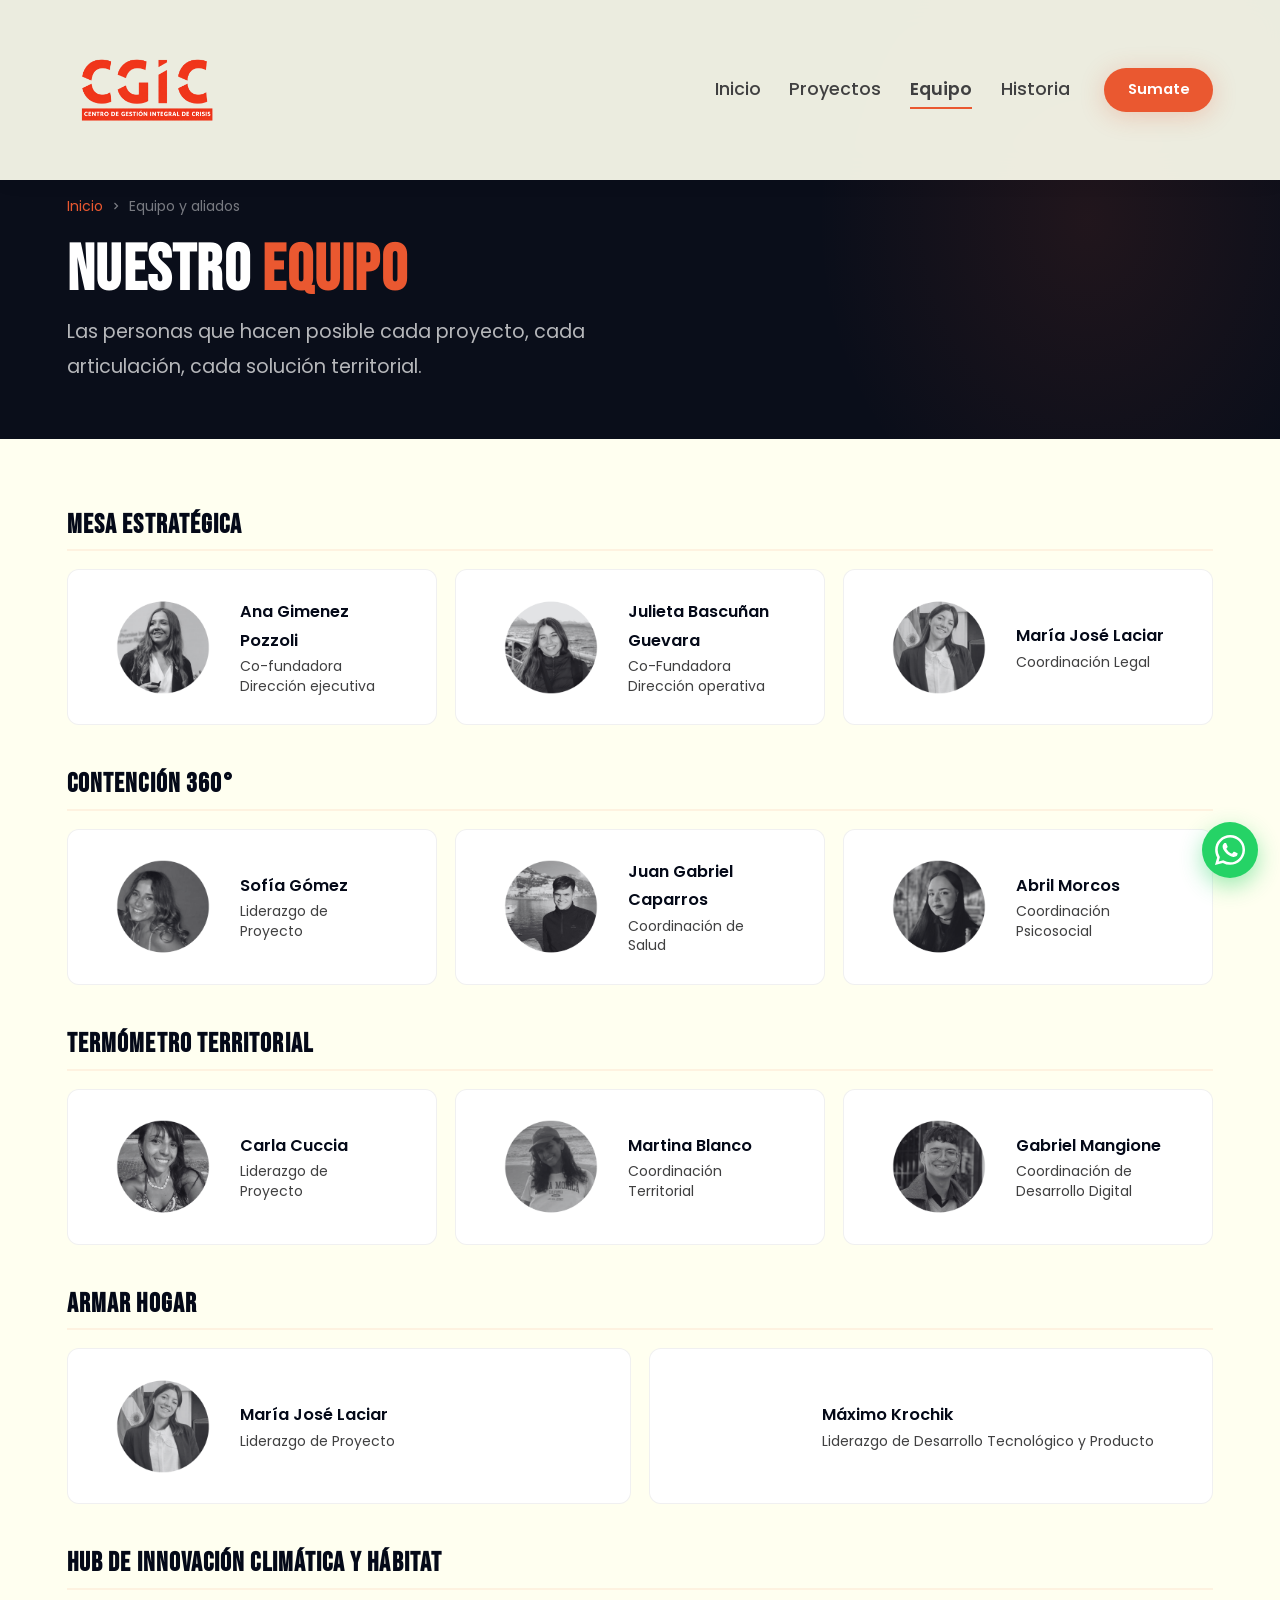
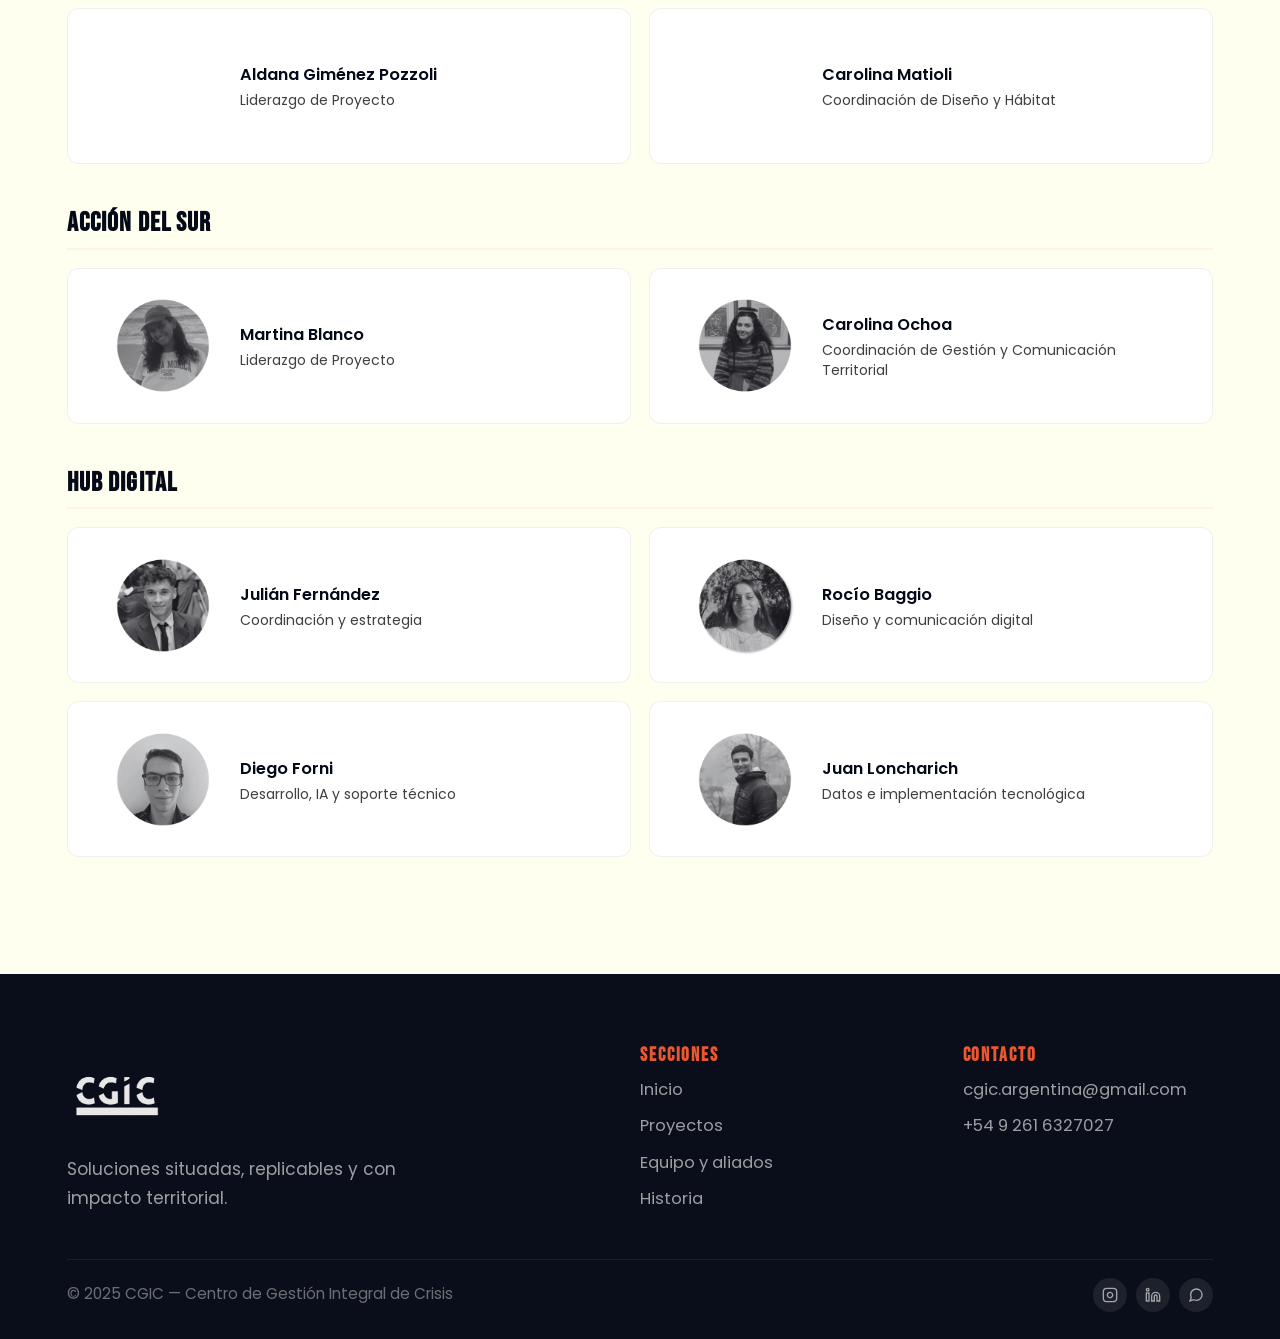
<file: equipo.html>
<!DOCTYPE html>
<html lang="es">
<head>
  <meta charset="UTF-8">
  <meta name="viewport" content="width=device-width, initial-scale=1.0">
  <title>Equipo y aliados — CGIC</title>
  <meta name="description" content="Conocé al equipo y los aliados del Centro de Gestión Integral de Crisis.">
  <link rel="preconnect" href="https://fonts.googleapis.com">
  <link rel="preconnect" href="https://fonts.gstatic.com" crossorigin>
  <link href="https://fonts.googleapis.com/css2?family=Bebas+Neue&family=Poppins:wght@300;400;500;600;700&display=swap" rel="stylesheet">
  <link rel="stylesheet" href="styles.css">
  <link rel="icon" type="image/png" href="images/logo-cgic.png">
</head>
<body>
  <div class="preloader" id="preloader"><div class="preloader__spinner"></div></div>
  <div class="mobile-overlay" id="mobile-overlay"></div>

  <!-- NAVBAR -->
  <nav class="navbar scrolled" id="navbar">
    <div class="container navbar__inner">
      <a href="index.html" class="navbar__logo"><img loading="eager" fetchpriority="high" decoding="async" src="images/logo-cgic.png" alt="CGIC" class="navbar__logo-img"></a>
      <div class="navbar__links" id="nav-links">
        <a href="index.html" class="navbar__link">Inicio</a>
        <a href="proyectos.html" class="navbar__link">Proyectos</a>
        <a href="equipo.html" class="navbar__link navbar__link--active">Equipo</a>
        <a href="trayectoria.html" class="navbar__link">Historia</a>
        <a href="index.html#contacto" class="btn btn--primary btn--sm navbar__cta">Sumate</a>
      </div>
      <button class="navbar__toggle" id="nav-toggle" aria-label="Menú"><span></span><span></span><span></span></button>
    </div>
  </nav>

  <!-- PAGE HERO -->
  <section class="page-hero">
    <div class="container">
      <div class="breadcrumb">
        <a href="index.html">Inicio</a>
        <svg width="12" height="12" viewBox="0 0 24 24" fill="none" stroke="currentColor" stroke-width="2.5"><polyline points="9 18 15 12 9 6"/></svg>
        <span>Equipo y aliados</span>
      </div>
      <h1>Nuestro <span class="accent">equipo</span></h1>
      <p>Las personas que hacen posible cada proyecto, cada articulación, cada solución territorial.</p>
    </div>
  </section>

  <!-- TEAM -->
  <section class="section--compact">
    <div class="container">

      <!-- Mesa Estratégica -->
      <div class="team-section__group reveal">
        <h3 class="team-section__group-title">Mesa Estratégica</h3>
        <div class="team-grid">
          <div class="team-card">
            <img loading="lazy" decoding="async" src="images/personas-cgic/ana-gimenez-pozzoli.png" alt="Ana Giménez Pozzoli" class="team-card__photo">
            <div><div class="team-card__name">Ana Gimenez Pozzoli</div><div class="team-card__role">Co-fundadora<br>Dirección ejecutiva</div></div>
          </div>
          <div class="team-card">
            <img loading="lazy" decoding="async" src="images/personas-cgic/julieta-bascunan.png" alt="Julieta Bascuñán Guevara" class="team-card__photo">
            <div><div class="team-card__name">Julieta Bascuñan Guevara</div><div class="team-card__role">Co-Fundadora<br>Dirección operativa</div></div>
          </div>
          <div class="team-card">
            <img loading="lazy" decoding="async" src="images/personas-cgic/maria-jose-laciar.png" alt="María José Laciar" class="team-card__photo">
            <div><div class="team-card__name">María José Laciar</div><div class="team-card__role">Coordinación Legal</div></div>
          </div>
        </div>
      </div>

      <!-- Contención 360° -->
      <div class="team-section__group reveal">
        <h3 class="team-section__group-title">Contención 360°</h3>
        <div class="team-grid">
          <div class="team-card">
            <img loading="lazy" decoding="async" src="images/personas-cgic/sofia-gomez.png" alt="Sofía Gómez" class="team-card__photo">
            <div><div class="team-card__name">Sofía Gómez</div><div class="team-card__role">Liderazgo de Proyecto</div></div>
          </div>
          <div class="team-card">
            <img loading="lazy" decoding="async" src="images/personas-cgic/juan-gabriel-caparros.png" alt="Juan Gabriel Caparros" class="team-card__photo">
            <div><div class="team-card__name">Juan Gabriel Caparros</div><div class="team-card__role">Coordinación de Salud</div></div>
          </div>
          <div class="team-card">
            <img loading="lazy" decoding="async" src="images/personas-cgic/abril-morcos.png" alt="Abril Morcos" class="team-card__photo">
            <div><div class="team-card__name">Abril Morcos</div><div class="team-card__role">Coordinación Psicosocial</div></div>
          </div>
        </div>
      </div>

      <!-- Termómetro territorial -->
      <div class="team-section__group reveal">
        <h3 class="team-section__group-title">Termómetro territorial</h3>
        <div class="team-grid">
          <div class="team-card">
            <img loading="lazy" decoding="async" src="images/personas-cgic/carla-cuccia.png" alt="Carla Cuccia" class="team-card__photo">
            <div><div class="team-card__name">Carla Cuccia</div><div class="team-card__role">Liderazgo de Proyecto</div></div>
          </div>
          <div class="team-card">
            <img loading="lazy" decoding="async" src="images/personas-cgic/martina-blanco.png" alt="Martina Blanco" class="team-card__photo">
            <div><div class="team-card__name">Martina Blanco</div><div class="team-card__role">Coordinación Territorial</div></div>
          </div>
          <div class="team-card">
            <img loading="lazy" decoding="async" src="images/personas-cgic/gabriel-mangione.png" alt="Gabriel Mangione" class="team-card__photo">
            <div><div class="team-card__name">Gabriel Mangione</div><div class="team-card__role">Coordinación de Desarrollo Digital</div></div>
          </div>
        </div>
      </div>

      <!-- Armar hogar -->
      <div class="team-section__group reveal">
        <h3 class="team-section__group-title">Armar hogar</h3>
        <div class="team-grid">
          <div class="team-card">
            <img loading="lazy" decoding="async" src="images/personas-cgic/maria-jose-laciar.png" alt="María José Laciar" class="team-card__photo">
            <div><div class="team-card__name">María José Laciar</div><div class="team-card__role">Liderazgo de Proyecto</div></div>
          </div>
          <div class="team-card">
            <img loading="lazy" decoding="async" src="images/personas-cgic/maximo-krochik.png" alt="Máximo Krochik" class="team-card__photo">
            <div><div class="team-card__name">Máximo Krochik</div><div class="team-card__role">Liderazgo de Desarrollo Tecnológico y Producto</div></div>
          </div>
        </div>
      </div>

      <!-- Hub de Innovación -->
      <div class="team-section__group reveal">
        <h3 class="team-section__group-title">Hub de Innovación Climática y Hábitat</h3>
        <div class="team-grid">
          <div class="team-card">
            <img loading="lazy" decoding="async" src="images/personas-cgic/aldana-gimenez.png" alt="Aldana Giménez Pozzoli" class="team-card__photo">
            <div><div class="team-card__name">Aldana Giménez Pozzoli</div><div class="team-card__role">Liderazgo de Proyecto</div></div>
          </div>
          <div class="team-card">
            <img loading="lazy" decoding="async" src="images/personas-cgic/carolina-matioli.png" alt="Carolina Matioli" class="team-card__photo">
            <div><div class="team-card__name">Carolina Matioli</div><div class="team-card__role">Coordinación de Diseño y Hábitat</div></div>
          </div>
        </div>
      </div>

      <!-- Acción del Sur -->
      <div class="team-section__group reveal">
        <h3 class="team-section__group-title">Acción del Sur</h3>
        <div class="team-grid">
          <div class="team-card">
            <img loading="lazy" decoding="async" src="images/personas-cgic/martina-blanco.png" alt="Martina Blanco" class="team-card__photo">
            <div><div class="team-card__name">Martina Blanco</div><div class="team-card__role">Liderazgo de Proyecto</div></div>
          </div>
          <div class="team-card">
            <img loading="lazy" decoding="async" src="images/personas-cgic/carolina-ochoa.png" alt="Carolina Ochoa" class="team-card__photo">
            <div><div class="team-card__name">Carolina Ochoa</div><div class="team-card__role">Coordinación de Gestión y Comunicación Territorial</div></div>
          </div>
        </div>
      </div>

      <!-- Hub Digital -->
      <div class="team-section__group reveal">
        <h3 class="team-section__group-title">Hub Digital</h3>
        <div class="team-grid team-grid--two-cols">
          <div class="team-card">
            <img loading="lazy" decoding="async" src="images/personas-cgic/julian-fernandez.png" alt="Julián Fernández" class="team-card__photo">
            <div><div class="team-card__name">Julián Fernández</div><div class="team-card__role">Coordinación y estrategia</div></div>
          </div>
          <div class="team-card">
            <img loading="lazy" decoding="async" src="images/personas-cgic/rocio-baggio.png" alt="Rocío Baggio" class="team-card__photo">
            <div><div class="team-card__name">Rocío Baggio</div><div class="team-card__role">Diseño y comunicación digital</div></div>
          </div>
          <div class="team-card">
            <img loading="lazy" decoding="async" src="images/personas-cgic/diego-forni.png" alt="Diego Forni" class="team-card__photo">
            <div><div class="team-card__name">Diego Forni</div><div class="team-card__role">Desarrollo, IA y soporte técnico</div></div>
          </div>
          <div class="team-card">
            <img loading="lazy" decoding="async" src="images/personas-cgic/juan-loncharich.png" alt="Juan Loncharich" class="team-card__photo">
            <div><div class="team-card__name">Juan Loncharich</div><div class="team-card__role">Datos e implementación tecnológica</div></div>
          </div>
        </div>
      </div>
    </div>
  </section>

  <!-- FOOTER -->
  <footer class="footer">
    <div class="container">
      <div class="footer__inner">
        <div class="footer__brand">
          <div class="footer__logo"><img loading="lazy" decoding="async" src="images/logo-cgic.png" alt="CGIC" class="footer__logo-img"></div>
          <p class="footer__tagline">Soluciones situadas, replicables y con impacto territorial.</p>
        </div>
        <div>
          <h4 class="footer__section-title">Secciones</h4>
          <div class="footer__links">
            <a href="index.html" class="footer__link">Inicio</a>
            <a href="proyectos.html" class="footer__link">Proyectos</a>
            <a href="equipo.html" class="footer__link">Equipo y aliados</a>
            <a href="trayectoria.html" class="footer__link">Historia</a>
          </div>
        </div>
        <div>
          <h4 class="footer__section-title">Contacto</h4>
          <div class="footer__links">
            <a href="mailto:cgic.argentina@gmail.com" class="footer__link">cgic.argentina@gmail.com</a>
            <a href="https://wa.me/5492616327027" class="footer__link">+54 9 261 6327027</a>
          </div>
        </div>
      </div>
      <div class="footer__bottom">
        <p>© 2025 CGIC — Centro de Gestión Integral de Crisis</p>
        <div class="footer__socials">
          <a href="https://www.instagram.com/cgic.argentina/" target="_blank" rel="noopener" class="footer__social" aria-label="Instagram"><svg width="16" height="16" viewBox="0 0 24 24" fill="none" stroke="currentColor" stroke-width="2"><rect x="2" y="2" width="20" height="20" rx="5"/><path d="M16 11.37A4 4 0 1 1 12.63 8 4 4 0 0 1 16 11.37z"/><line x1="17.5" y1="6.5" x2="17.51" y2="6.5"/></svg></a>
          <a href="https://linkedin.com/company/centro-de-gestion-integral-de-crisis-cgic" target="_blank" rel="noopener" class="footer__social" aria-label="LinkedIn"><svg width="16" height="16" viewBox="0 0 24 24" fill="none" stroke="currentColor" stroke-width="2"><path d="M16 8a6 6 0 0 1 6 6v7h-4v-7a2 2 0 0 0-4 0v7h-4v-7a6 6 0 0 1 6-6z"/><rect x="2" y="9" width="4" height="12"/><circle cx="4" cy="4" r="2"/></svg></a>
          <a href="https://wa.me/5492616327027" target="_blank" rel="noopener" class="footer__social" aria-label="WhatsApp"><svg width="16" height="16" viewBox="0 0 24 24" fill="none" stroke="currentColor" stroke-width="2"><path d="M21 11.5a8.38 8.38 0 0 1-.9 3.8 8.5 8.5 0 0 1-7.6 4.7 8.38 8.38 0 0 1-3.8-.9L3 21l1.9-5.7a8.38 8.38 0 0 1-.9-3.8 8.5 8.5 0 0 1 4.7-7.6 8.38 8.38 0 0 1 3.8-.9h.5a8.48 8.48 0 0 1 8 8v.5z"/></svg></a>
        </div>
      </div>
    </div>
  </footer>

  <button class="back-to-top" id="back-to-top" aria-label="Volver arriba"><svg width="18" height="18" viewBox="0 0 24 24" fill="none" stroke="currentColor" stroke-width="2.5"><polyline points="18 15 12 9 6 15"/></svg></button>
  <script src="scripts.js"></script>
</body>
</html>
</file>
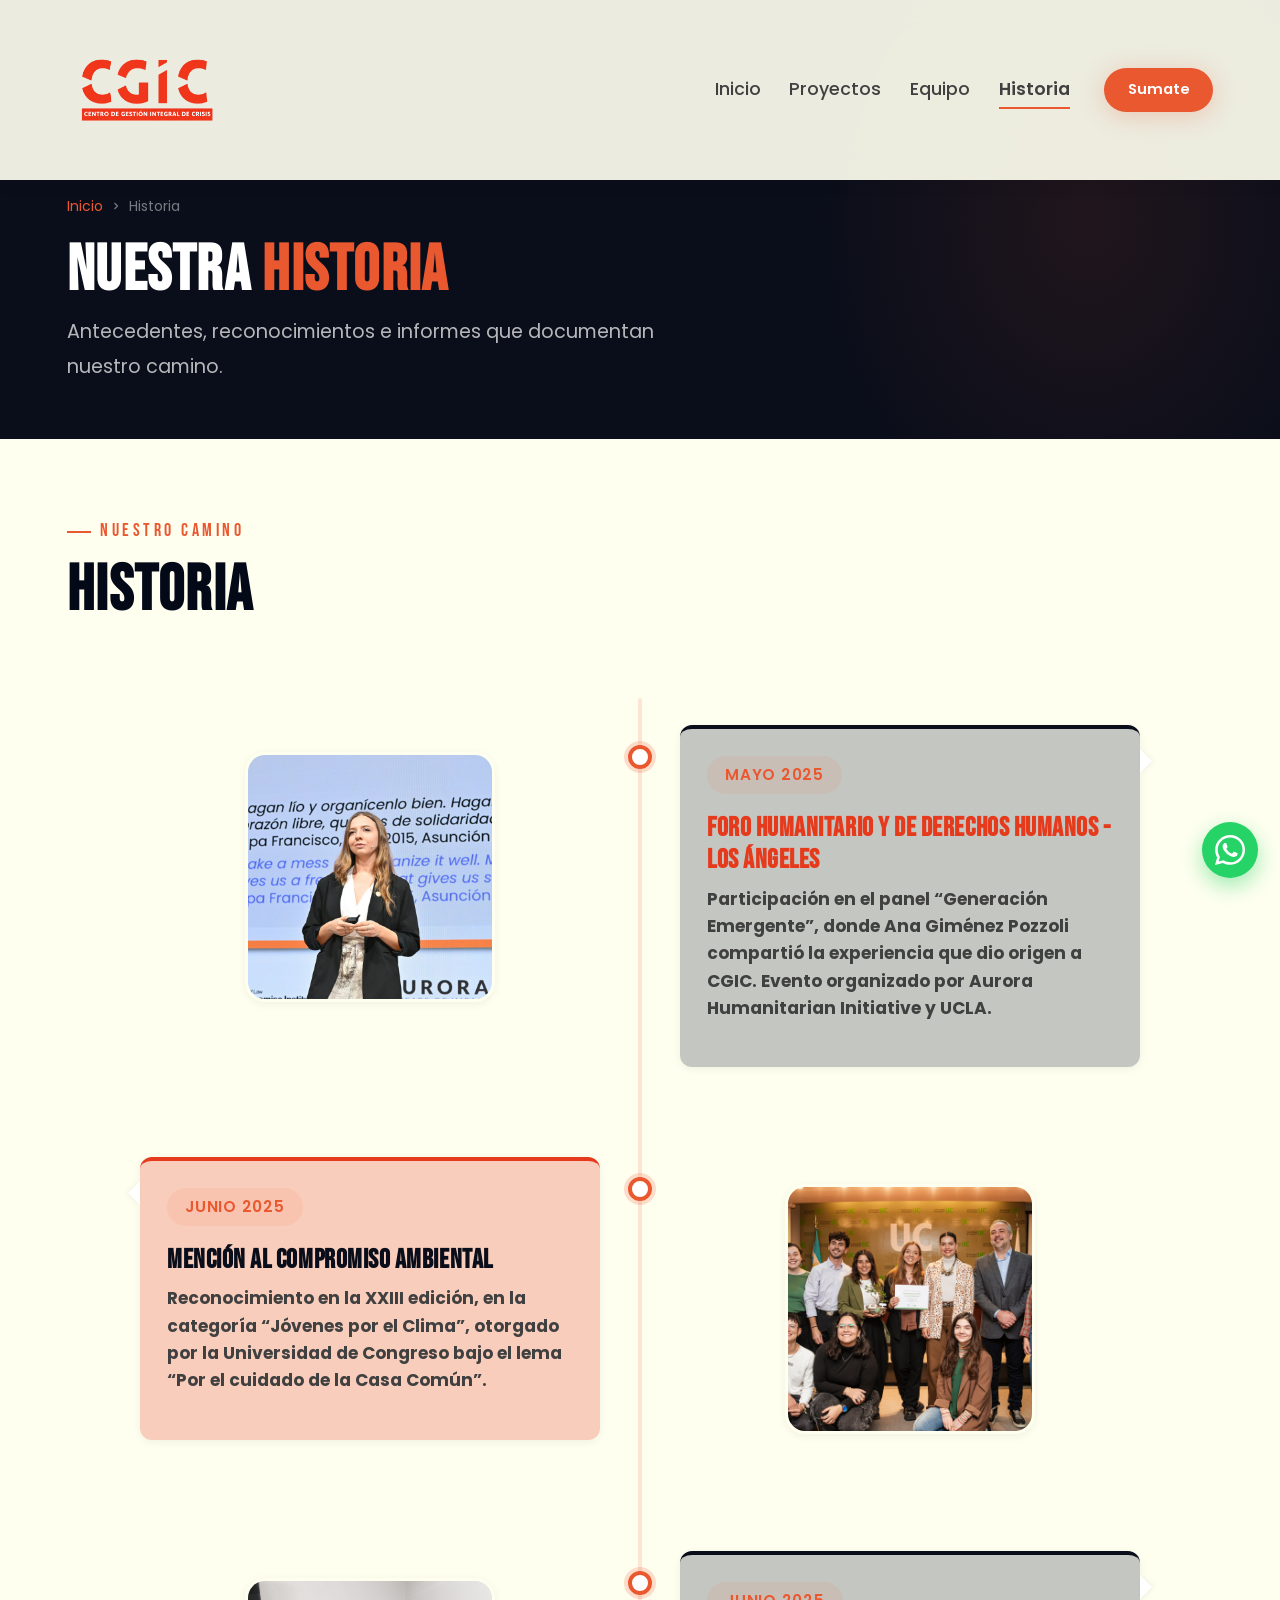
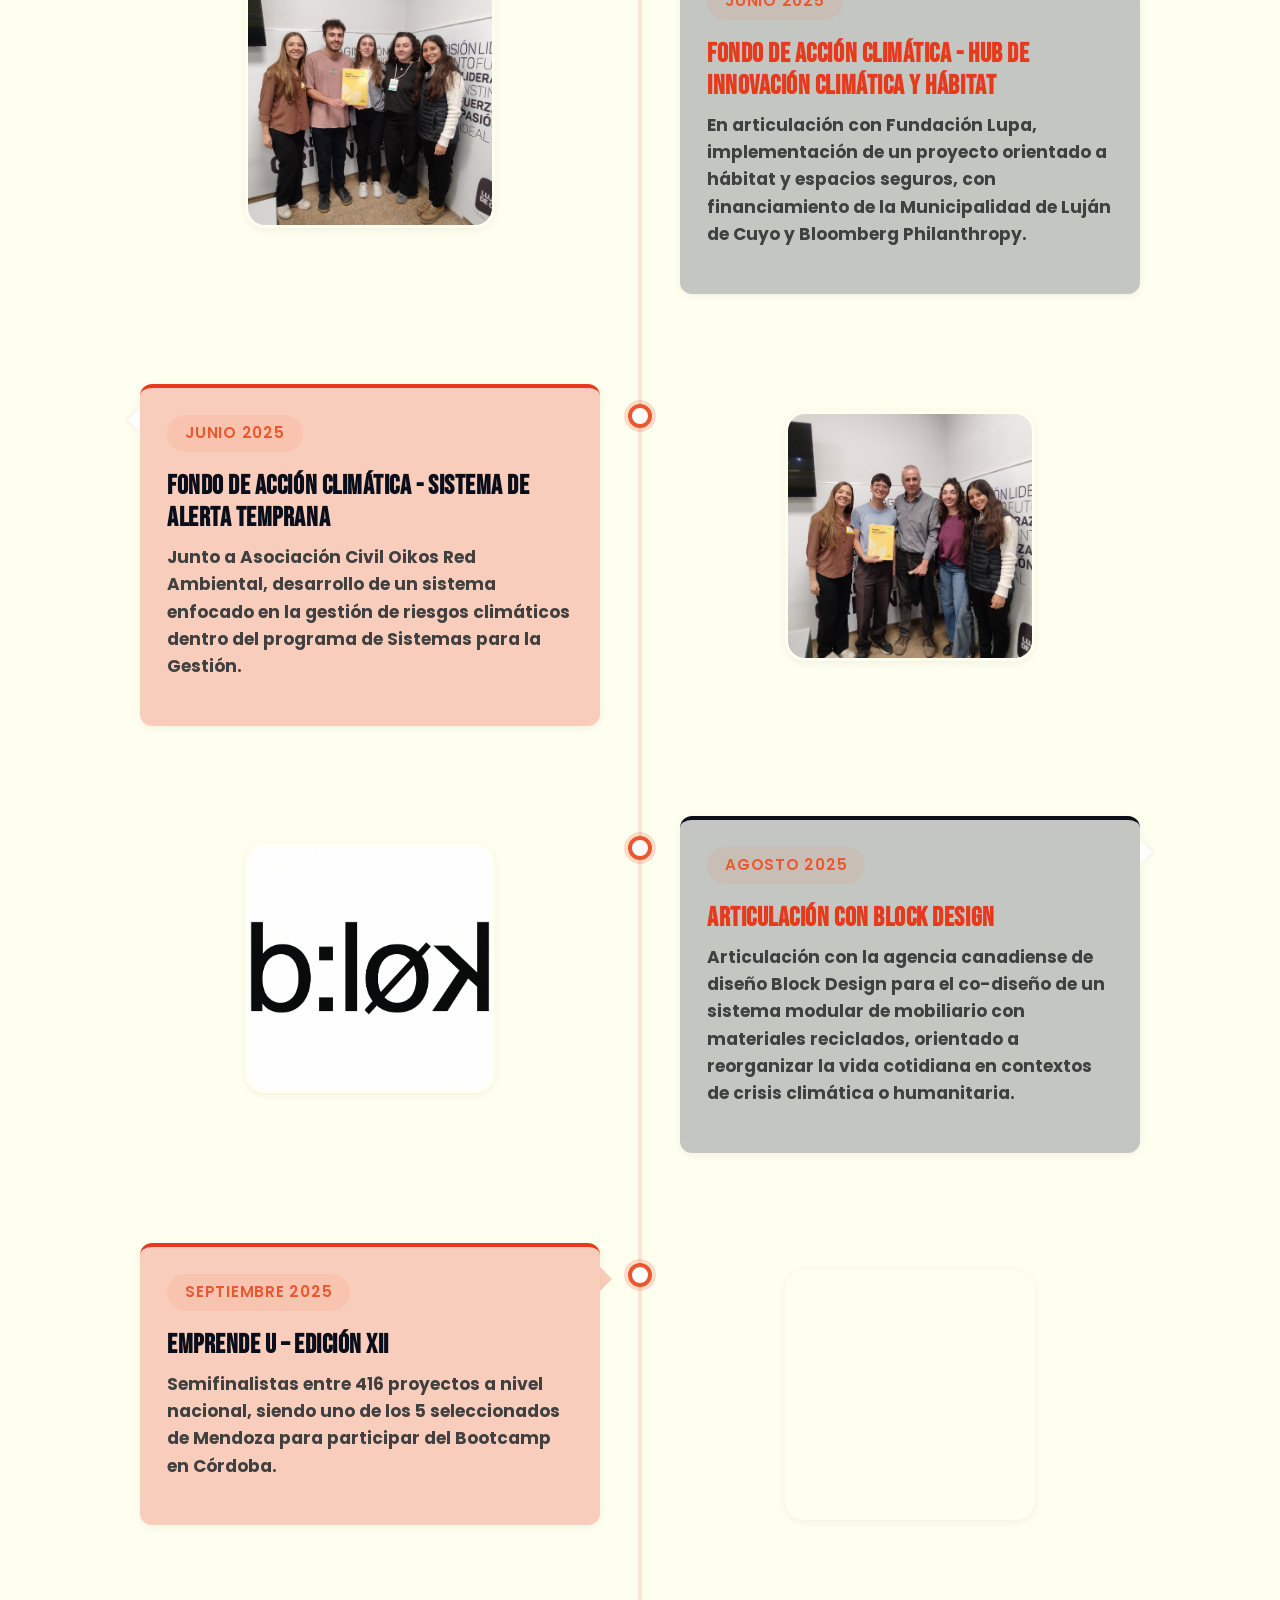
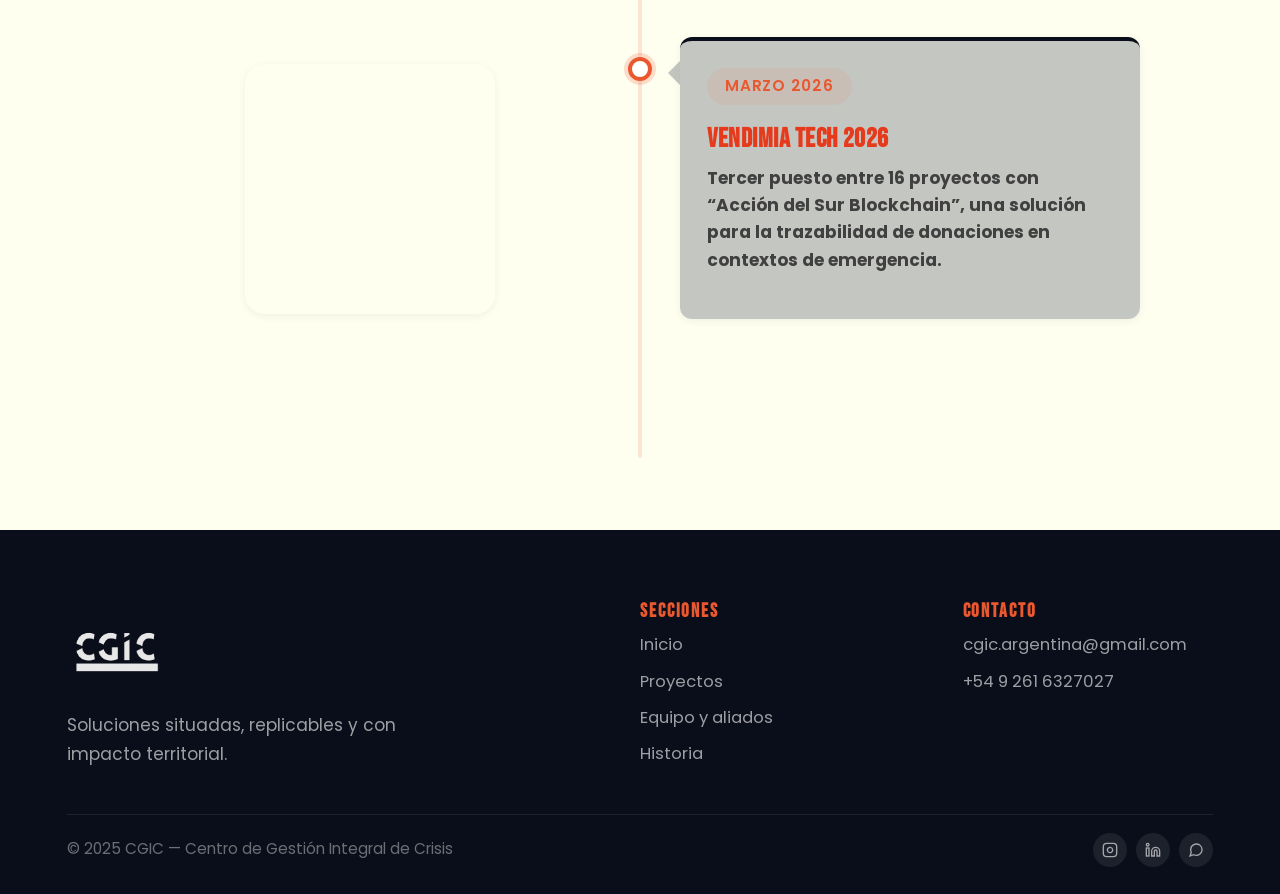
<file: trayectoria.html>
<!DOCTYPE html>
<html lang="es">
<head>
  <meta charset="UTF-8">
  <meta name="viewport" content="width=device-width, initial-scale=1.0">
  <title>Historia — CGIC</title>
  <meta name="description" content="Antecedentes, informes y reconocimientos del Centro de Gestión Integral de Crisis.">
  <link rel="preconnect" href="https://fonts.googleapis.com">
  <link rel="preconnect" href="https://fonts.gstatic.com" crossorigin>
  <link href="https://fonts.googleapis.com/css2?family=Bebas+Neue&family=Poppins:wght@300;400;500;600;700&display=swap" rel="stylesheet">
  <link rel="stylesheet" href="styles.css">
  <link rel="icon" type="image/png" href="images/logo-cgic.png">
</head>
<body>
  <div class="preloader" id="preloader"><div class="preloader__spinner"></div></div>
  <div class="mobile-overlay" id="mobile-overlay"></div>

  <!-- NAVBAR -->
  <nav class="navbar scrolled" id="navbar">
    <div class="container navbar__inner">
      <a href="index.html" class="navbar__logo"><img loading="eager" fetchpriority="high" decoding="async" src="images/logo-cgic.png" alt="CGIC" class="navbar__logo-img"></a>
      <div class="navbar__links" id="nav-links">
        <a href="index.html" class="navbar__link">Inicio</a>
        <a href="proyectos.html" class="navbar__link">Proyectos</a>
        <a href="equipo.html" class="navbar__link">Equipo</a>
        <a href="trayectoria.html" class="navbar__link navbar__link--active">Historia</a>
        <a href="index.html#contacto" class="btn btn--primary btn--sm navbar__cta">Sumate</a>
      </div>
      <button class="navbar__toggle" id="nav-toggle" aria-label="Menú"><span></span><span></span><span></span></button>
    </div>
  </nav>

  <!-- PAGE HERO -->
  <section class="page-hero">
    <div class="container">
      <div class="breadcrumb">
        <a href="index.html">Inicio</a>
        <svg width="12" height="12" viewBox="0 0 24 24" fill="none" stroke="currentColor" stroke-width="2.5"><polyline points="9 18 15 12 9 6"/></svg>
        <span>Historia</span>
      </div>
      <h1>Nuestra <span class="accent">historia</span></h1>
      <p>Antecedentes, reconocimientos e informes que documentan nuestro camino.</p>
    </div>
  </section>

  <!-- HISTORIA TIMELINE -->
  <section class="section--compact timeline-section">
    <div class="container">
      <div class="reveal" style="margin-bottom:var(--space-xl); text-align: left;">
        <span class="section-label">Nuestro Camino</span>
        <h2 class="section-title">Historia</h2>
      </div>

      <div class="timeline">
        <div class="timeline__line"></div>
        
        <!-- Event 1 -->
        <div class="timeline__item reveal">
          <div class="timeline__dot"></div>
          <div class="timeline__content timeline__content--left">
            <span class="timeline__date">Mayo 2025</span>
            <h4 class="timeline__title">Foro Humanitario y de Derechos Humanos - Los Ángeles</h4>
            <p class="timeline__text">Participación en el panel “Generación Emergente”, donde Ana Giménez Pozzoli compartió la experiencia que dio origen a CGIC. Evento organizado por Aurora Humanitarian Initiative y UCLA.</p>
          </div>
          <div class="timeline__gallery">
            <img loading="lazy" decoding="async" src="images/fotos-historia/fotos/foro-los-angeles-1-1.jpg" alt="Evento 1.1">
          </div>
        </div>

        <!-- Event 2 -->
        <div class="timeline__item reveal">
          <div class="timeline__dot"></div>
          <div class="timeline__content timeline__content--right">
            <span class="timeline__date">Junio 2025</span>
            <h4 class="timeline__title">Mención al Compromiso Ambiental</h4>
            <p class="timeline__text">Reconocimiento en la XXIII edición, en la categoría “Jóvenes por el Clima”, otorgado por la Universidad de Congreso bajo el lema “Por el cuidado de la Casa Común”.</p>
          </div>
          <div class="timeline__gallery">
            <img loading="lazy" decoding="async" src="images/fotos-historia/fotos/mencion-compromiso-ambiental-2.jpg" alt="Evento 2">
          </div>
        </div>

        <!-- Event 3 -->
        <div class="timeline__item reveal">
          <div class="timeline__dot"></div>
          <div class="timeline__content timeline__content--left">
            <span class="timeline__date">Junio 2025</span>
            <h4 class="timeline__title">Fondo de Acción Climática - Hub de Innovación Climática y Hábitat</h4>
            <p class="timeline__text">En articulación con Fundación Lupa, implementación de un proyecto orientado a hábitat y espacios seguros, con financiamiento de la Municipalidad de Luján de Cuyo y Bloomberg Philanthropy.</p>
          </div>
          <div class="timeline__gallery">
            <img loading="lazy" decoding="async" src="images/fotos-historia/fotos/fondo-accion-climatica-hub-c-h-3.jpg" alt="Evento 3">
          </div>
        </div>

        <!-- Event 4 -->
        <div class="timeline__item reveal">
          <div class="timeline__dot"></div>
          <div class="timeline__content timeline__content--right">
            <span class="timeline__date">Junio 2025</span>
            <h4 class="timeline__title">Fondo de Acción Climática - Sistema de Alerta Temprana</h4>
            <p class="timeline__text">Junto a Asociación Civil Oikos Red Ambiental, desarrollo de un sistema enfocado en la gestión de riesgos climáticos dentro del programa de Sistemas para la Gestión.</p>
          </div>
          <div class="timeline__gallery">
            <img loading="lazy" decoding="async" src="images/fotos-historia/fotos/fondo-accion-climatica-gpi-4.jpg" alt="Evento 4">
          </div>
        </div>

        <!-- Event 5 -->
        <div class="timeline__item reveal">
          <div class="timeline__dot"></div>
          <div class="timeline__content timeline__content--left">
            <span class="timeline__date">Agosto 2025</span>
            <h4 class="timeline__title">Articulación con Block Design</h4>
            <p class="timeline__text">Articulación con la agencia canadiense de diseño Block Design para el co-diseño de un sistema modular de mobiliario con materiales reciclados, orientado a reorganizar la vida cotidiana en contextos de crisis climática o humanitaria.</p>
          </div>
          <div class="timeline__gallery">
            <img loading="lazy" decoding="async" src="images/fotosProyectos/logoBlock.png" alt="Articulación con Block Design">
          </div>
        </div>

        <!-- Event 6 -->
        <div class="timeline__item reveal">
          <div class="timeline__dot"></div>
          <div class="timeline__content timeline__content--left">
            <span class="timeline__date">Septiembre 2025</span>
            <h4 class="timeline__title">Emprende U – Edición XII</h4>
            <p class="timeline__text">Semifinalistas entre 416 proyectos a nivel nacional, siendo uno de los 5 seleccionados de Mendoza para participar del Bootcamp en Córdoba.</p>
          </div>
          <div class="timeline__gallery">
            <img loading="lazy" decoding="async" src="images/fotos-historia/fotos/emprende-u.jpg" alt="Evento 6">
          </div>
        </div>

        <!-- Event 7 -->
        <div class="timeline__item reveal">
          <div class="timeline__dot"></div>
          <div class="timeline__content timeline__content--right">
            <span class="timeline__date">Marzo 2026</span>
            <h4 class="timeline__title">Vendimia Tech 2026</h4>
            <p class="timeline__text">Tercer puesto entre 16 proyectos con “Acción del Sur Blockchain”, una solución para la trazabilidad de donaciones en contextos de emergencia.</p>
          </div>
          <div class="timeline__gallery">
            <img loading="lazy" decoding="async" src="images/fotos-historia/fotos/vendimia-tec-6.jpg" alt="Evento 7.1">
          </div>
        </div>

      </div>
    </div>
  </section>

  <!-- FOOTER -->
  <footer class="footer">
    <div class="container">
      <div class="footer__inner">
        <div class="footer__brand">
          <div class="footer__logo"><img loading="lazy" decoding="async" src="images/logo-cgic.png" alt="CGIC" class="footer__logo-img"></div>
          <p class="footer__tagline">Soluciones situadas, replicables y con impacto territorial.</p>
        </div>
        <div>
          <h4 class="footer__section-title">Secciones</h4>
          <div class="footer__links">
            <a href="index.html" class="footer__link">Inicio</a>
            <a href="proyectos.html" class="footer__link">Proyectos</a>
            <a href="equipo.html" class="footer__link">Equipo y aliados</a>
            <a href="trayectoria.html" class="footer__link">Historia</a>
          </div>
        </div>
        <div>
          <h4 class="footer__section-title">Contacto</h4>
          <div class="footer__links">
            <a href="mailto:cgic.argentina@gmail.com" class="footer__link">cgic.argentina@gmail.com</a>
            <a href="https://wa.me/5492616327027" class="footer__link">+54 9 261 6327027</a>
          </div>
        </div>
      </div>
      <div class="footer__bottom">
        <p>© 2025 CGIC — Centro de Gestión Integral de Crisis</p>
        <div class="footer__socials">
          <a href="https://www.instagram.com/cgic.argentina/" target="_blank" rel="noopener" class="footer__social" aria-label="Instagram"><svg width="16" height="16" viewBox="0 0 24 24" fill="none" stroke="currentColor" stroke-width="2"><rect x="2" y="2" width="20" height="20" rx="5"/><path d="M16 11.37A4 4 0 1 1 12.63 8 4 4 0 0 1 16 11.37z"/><line x1="17.5" y1="6.5" x2="17.51" y2="6.5"/></svg></a>
          <a href="https://linkedin.com/company/centro-de-gestion-integral-de-crisis-cgic" target="_blank" rel="noopener" class="footer__social" aria-label="LinkedIn"><svg width="16" height="16" viewBox="0 0 24 24" fill="none" stroke="currentColor" stroke-width="2"><path d="M16 8a6 6 0 0 1 6 6v7h-4v-7a2 2 0 0 0-4 0v7h-4v-7a6 6 0 0 1 6-6z"/><rect x="2" y="9" width="4" height="12"/><circle cx="4" cy="4" r="2"/></svg></a>
          <a href="https://wa.me/5492616327027" target="_blank" rel="noopener" class="footer__social" aria-label="WhatsApp"><svg width="16" height="16" viewBox="0 0 24 24" fill="none" stroke="currentColor" stroke-width="2"><path d="M21 11.5a8.38 8.38 0 0 1-.9 3.8 8.5 8.5 0 0 1-7.6 4.7 8.38 8.38 0 0 1-3.8-.9L3 21l1.9-5.7a8.38 8.38 0 0 1-.9-3.8 8.5 8.5 0 0 1 4.7-7.6 8.38 8.38 0 0 1 3.8-.9h.5a8.48 8.48 0 0 1 8 8v.5z"/></svg></a>
        </div>
      </div>
    </div>
  </footer>

  <button class="back-to-top" id="back-to-top" aria-label="Volver arriba"><svg width="18" height="18" viewBox="0 0 24 24" fill="none" stroke="currentColor" stroke-width="2.5"><polyline points="18 15 12 9 6 15"/></svg></button>

  <!-- Lightbox Modal -->
  <div id="lightbox" class="lightbox">
    <span class="lightbox__close">&times;</span>
    <img decoding="async" class="lightbox__content" id="lightbox-img" alt="Vista ampliada">
  </div>

  <script src="scripts.js"></script>
</body>
</html>
</file>
<file: styles.css>
/* ============================================
   CGIC — Centro de Gestión Integral de Crisis
   v2 — Compact Multi-Page Design System
   ============================================ */

/* ---------- Custom Properties ---------- */
:root {
  --color-bg: #fffff0;
  --color-bg-sub: #f5f5f5;
  --color-orange: #ea5830;
  --color-title: #040918;
  --color-text: #404041;
  --color-red: #e63a1c;
  --color-dark: #0a0e1a;
  --color-white: #ffffff;
  --color-orange-light: rgba(234, 88, 48, 0.08);
  --color-orange-medium: rgba(234, 88, 48, 0.15);
  --font-heading: 'Bebas Neue', sans-serif;
  --font-body: 'Poppins', sans-serif;
  --space-xs: 0.5rem;
  --space-sm: 1rem;
  --space-md: 1.5rem;
  --space-lg: 2.5rem;
  --space-xl: 4rem;
  --space-2xl: 5rem;
  --ease: cubic-bezier(0.25, 0.46, 0.45, 0.94);
  --t-fast: 0.2s var(--ease);
  --t-base: 0.35s var(--ease);
  --t-slow: 0.6s var(--ease);
  --radius-sm: 6px;
  --radius-md: 12px;
  --radius-lg: 20px;
  --radius-full: 9999px;
  --shadow-sm: 0 2px 8px rgba(4,9,24,.06);
  --shadow-md: 0 4px 20px rgba(4,9,24,.08);
  --shadow-lg: 0 8px 40px rgba(4,9,24,.1);
  --shadow-orange: 0 4px 24px rgba(234,88,48,.25);
}

/* ---------- Reset ---------- */
*,*::before,*::after { margin:0; padding:0; box-sizing:border-box; }

html {
  scroll-behavior: smooth;
  font-size: 18px;          /* ← LARGER base */
  scroll-padding-top: 80px;
  overflow-x: hidden;
  overscroll-behavior-x: none;
}

body {
  font-family: var(--font-body);
  color: var(--color-text);
  background: var(--color-bg);
  line-height: 1.75;
  overflow-x: hidden;
  max-width: 100%;
  overscroll-behavior-x: none;
  -webkit-font-smoothing: antialiased;
}

img { max-width:100%; height:auto; display:block; }
a { text-decoration:none; color:inherit; transition: color var(--t-fast); }
ul,ol { list-style:none; }

h1,h2,h3,h4,h5,h6 {
  font-family: var(--font-heading);
  color: var(--color-title);
  line-height: 1.1;
  letter-spacing: 0.02em;
}

/* ---------- Icons (SVG inline) ---------- */
.icon {
  width: 24px;
  height: 24px;
  display: inline-flex;
  align-items: center;
  justify-content: center;
  flex-shrink: 0;
}

.icon svg {
  width: 100%;
  height: 100%;
  fill: none;
  stroke: currentColor;
  stroke-width: 1.8;
  stroke-linecap: round;
  stroke-linejoin: round;
}

.icon--sm { width: 18px; height: 18px; }
.icon--md { width: 24px; height: 24px; }
.icon--lg { width: 32px; height: 32px; }
.icon--xl { width: 40px; height: 40px; }

.icon--filled svg {
  fill: currentColor;
  stroke: none;
}

/* ---------- Layout ---------- */
.container { width:100%; max-width:1200px; margin:0 auto; padding:0 var(--space-md); }
.container--wide { max-width:1400px; }

.section {
  padding: var(--space-2xl) 0;
  position: relative;
}

.section--compact { padding: var(--space-xl) 0; }
.section--alt { background: var(--color-bg-sub); }
.section--dark { background: var(--color-dark); color: var(--color-white); }
.section--dark h2,.section--dark h3,.section--dark h4 { color: var(--color-white); }

.section--orange { background: var(--color-orange); color: var(--color-white); }
.section--orange h2,.section--orange h3,.section--orange h4,.section--orange .section-label { color: var(--color-white); }
.section--orange .section-label::before { background: var(--color-white); }
.section--orange .contact-card {
  background: transparent;
  border-color: rgba(255,255,255,0.3);
  color: var(--color-white);
}
.section--orange .contact-card:hover {
  background: rgba(255,255,255,0.1);
  border-color: rgba(255,255,255,0.6);
  transform: translateY(-2px);
  box-shadow: none;
}
.section--orange .contact-card__icon {
  background: rgba(255,255,255,0.15);
  color: var(--color-white);
}
.section--orange .contact-card__label { color: rgba(255,255,255,0.8); }
.section--orange .contact-card__value { color: var(--color-white); }

.section-label {
  font-family: var(--font-heading);
  font-size: 0.98rem;
  letter-spacing: 0.2em;
  text-transform: uppercase;
  color: var(--color-orange);
  margin-bottom: var(--space-xs);
  display: inline-flex;
  align-items: center;
  gap: 0.5rem;
}

.section-label::before {
  content:'';
  width:24px; height:2px;
  background: var(--color-orange);
}

.section-title {
  font-size: clamp(2.4rem, 5vw, 3.8rem);
  margin-bottom: var(--space-sm);
  max-width: 800px;
}

.section-subtitle {
  font-size: clamp(1.05rem, 1.5vw, 1.2rem);
  color: var(--color-text);
  max-width: 680px;
  line-height: 1.8;
}

.text-center { text-align:center; }
.mx-auto { margin-left:auto; margin-right:auto; }
.accent { color: var(--color-orange); }

/* ---------- Buttons ---------- */
.btn {
  display: inline-flex;
  align-items: center;
  justify-content: center;
  gap: 0.5rem;
  font-family: var(--font-body);
  font-weight: 600;
  font-size: 0.9rem;
  padding: 0.8rem 2rem;
  border-radius: var(--radius-full);
  border: none;
  cursor: pointer;
  transition: all var(--t-base);
  position: relative;
  overflow: hidden;
  white-space: nowrap;
}

.btn::before {
  content:'';
  position:absolute; inset:0;
  background: rgba(255,255,255,.15);
  transform: translateX(-100%);
  transition: transform var(--t-base);
}
.btn:hover::before { transform: translateX(0); }

.btn--primary {
  background: var(--color-orange);
  color: var(--color-white);
  box-shadow: var(--shadow-orange);
}
.btn--primary:hover {
  background: var(--color-red);
  transform: translateY(-2px);
  box-shadow: 0 6px 30px rgba(234,88,48,.35);
}

.btn--outline {
  background: transparent;
  color: var(--color-orange);
  border: 2px solid var(--color-orange);
}
.btn--outline:hover {
  background: var(--color-orange);
  color: var(--color-white);
  transform: translateY(-2px);
}

.btn--dark {
  background: var(--color-dark);
  color: var(--color-white);
}
.btn--dark:hover {
  background: var(--color-title);
  transform: translateY(-2px);
}

.btn--white {
  background: var(--color-white);
  color: var(--color-orange);
}
.btn--white:hover {
  background: var(--color-bg);
  transform: translateY(-2px);
}

.btn--sm { padding: 0.5rem 1.3rem; font-size: 0.82rem; }
.btn--lg { padding: 1rem 2.5rem; font-size: 1rem; }

/* ---------- Navbar ---------- */
.navbar {
  position: fixed;
  top:0; left:0; width:100%;
  z-index:1100;
  padding: 0.4rem 0;
  transition: all var(--t-base);
  background: transparent;
}

.navbar.scrolled {
  background: rgba(255,255,240,.92);
  backdrop-filter: blur(16px);
  -webkit-backdrop-filter: blur(16px);
  box-shadow: 0 1px 20px rgba(4,9,24,.06);
  padding: 0.55rem 0;
}

.navbar__inner {
  display: flex;
  align-items: center;
  justify-content: space-between;
}

.navbar__logo {
  display: flex;
  align-items: center;
  gap: 0.5rem;
  font-family: var(--font-heading);
  font-size: 1.5rem;
  color: var(--color-title);
  letter-spacing: 0.05em;
  z-index: 1001;
}

.navbar__logo-img {
  height: 160px;
  width: auto;
  max-width: 560px;
  object-fit: contain;
  display: block;
  transition: opacity var(--t-fast);
}
.navbar__logo:hover .navbar__logo-img { opacity: .85; }

.navbar__logo-icon {
  width: 36px; height: 36px;
  background: var(--color-orange);
  border-radius: var(--radius-sm);
  display: flex;
  align-items: center;
  justify-content: center;
  color: white;
  font-size: 0.95rem;
  font-weight: 700;
}

.navbar__links {
  display: flex;
  align-items: center;
  gap: 1.6rem;
}

.navbar__link {
  font-family: var(--font-body);
  font-size: 0.98rem;
  font-weight: 500;
  color: var(--color-white);
  position: relative;
  padding: 0.2rem 0;
}

/* Links y toggle oscuros cuando el navbar está scrolled (fondo claro) */
.navbar.scrolled .navbar__link {
  color: var(--color-text);
}

/* Toggle hamburguesa blanco sobre hero */
.navbar__toggle span {
  background: var(--color-white);
}
.navbar.scrolled .navbar__toggle span {
  background: var(--color-title);
}

.navbar__link::after {
  content:'';
  position:absolute; bottom:0; left:0;
  width:0; height:2px;
  background: var(--color-orange);
  transition: width var(--t-base);
}
.navbar__link:hover { color: var(--color-orange); }
.navbar__link:hover::after { width:100%; }

.navbar__link--active {
  color: var(--color-orange);
  font-weight: 600;
}
.navbar__link--active::after {
  width: 100%;
}

.navbar__cta { margin-left: 0.3rem; }

.navbar__toggle {
  display: none;
  flex-direction: column;
  gap: 5px;
  cursor: pointer;
  z-index: 1101;
  background: none;
  border: none;
  padding: 4px;
}

.navbar__toggle span {
  width: 26px; height: 2.5px;
  border-radius: 2px;
  transition: all var(--t-base);
  transform-origin: center;
}

.navbar__toggle.active span:nth-child(1) { transform: rotate(45deg) translate(5px,5px); }
.navbar__toggle.active span:nth-child(2) { opacity:0; }
.navbar__toggle.active span:nth-child(3) { transform: rotate(-45deg) translate(5px,-5px); }

/* ---------- Hero ---------- */
.hero {
  min-height: 92vh;
  display: flex;
  align-items: center;
  position: relative;
  padding-top: 70px;
  padding-bottom: 2rem;
  overflow: hidden;
  background: var(--color-dark);
}

/* -- Hero slider -- */
.hero__slider {
  position: absolute; inset:0; z-index:0;
  touch-action: pan-y;
}

.hero__slide {
  position: absolute; inset:0;
  opacity: 0;
  transition: opacity 1s ease-in-out;
}

.hero__slide--active {
  opacity: 1;
}

.hero__slide-img {
  width: 100%; height: 100%;
  object-fit: cover;
  opacity: .72;
}

/* Overlay sobre cada slide */
.hero__slider::after {
  content:'';
  position:absolute; inset:0;
  background: linear-gradient(135deg,rgba(4,9,24,.82) 0%,rgba(4,9,24,.55) 50%,rgba(234,88,48,.18) 100%);
  z-index:1;
  pointer-events:none;
}

/* Botones de flecha */
.hero__slider-btn {
  position: absolute;
  top: 50%;
  transform: translateY(-50%);
  z-index: 3;
  background: rgba(255,255,255,.12);
  border: 1px solid rgba(255,255,255,.25);
  color: #fff;
  width: 44px; height: 44px;
  border-radius: 50%;
  display: flex;
  align-items: center;
  justify-content: center;
  cursor: pointer;
  transition: all var(--t-base);
  backdrop-filter: blur(8px);
}
.hero__slider-btn:hover {
  background: var(--color-orange);
  border-color: var(--color-orange);
  transform: translateY(-50%) scale(1.08);
}
.hero__slider-btn--prev { left: 1.5rem; }
.hero__slider-btn--next { right: 1.5rem; }

@media (max-width: 1024px) {
  .hero__slider-btn {
    display: none !important;
    opacity: 0 !important;
    pointer-events: none !important;
    visibility: hidden !important;
  }
}

/* Dots */
.hero__slider-dots {
  position: absolute;
  bottom: 4.5rem;
  left: 50%;
  transform: translateX(-50%);
  z-index: 3;
  display: flex;
  gap: 0.5rem;
}

.hero__slider-dot {
  width: 8px; height: 8px;
  border-radius: 50%;
  border: none;
  background: rgba(255,255,255,.4);
  cursor: pointer;
  transition: all var(--t-base);
  padding: 0;
}
.hero__slider-dot--active {
  background: var(--color-orange);
  width: 24px;
  border-radius: 4px;
}
.hero__slider-dot:hover { background: rgba(255,255,255,.8); }

.hero__mesh {
  position:absolute; inset:0; z-index:0;
  opacity:.35;
  background:
    radial-gradient(ellipse at 20% 80%, rgba(234,88,48,.4) 0%, transparent 50%),
    radial-gradient(ellipse at 80% 20%, rgba(230,58,28,.3) 0%, transparent 50%);
  animation: meshFloat 12s ease-in-out infinite alternate;
}

@keyframes meshFloat {
  0%   { transform: scale(1) translate(0,0); }
  100% { transform: scale(1.05) translate(-1%,1%); }
}

.hero__content { position:relative; z-index:2; max-width:780px; }

.hero__tag {
  display: inline-flex;
  align-items: center;
  gap: 0.5rem;
  background: rgba(234,88,48,.15);
  border: 1px solid rgba(234,88,48,.3);
  border-radius: var(--radius-full);
  padding: 0.35rem 1.1rem;
  font-size: 0.78rem;
  font-weight: 500;
  color: var(--color-orange);
  margin-bottom: var(--space-md);
  backdrop-filter: blur(8px);
}

.hero__tag-dot {
  width:6px; height:6px;
  background: var(--color-orange);
  border-radius:50%;
  animation: pulse 2s ease-in-out infinite;
}

@keyframes pulse {
  0%,100% { opacity:1; transform:scale(1); }
  50%     { opacity:.5; transform:scale(1.4); }
}

.hero__title {
  font-size: clamp(2.8rem, 6vw, 4.8rem);
  color: var(--color-white);
  line-height: 1.05;
  margin-bottom: var(--space-xs);
}

.hero__title .highlight { color: var(--color-orange); }

.hero__tagline {
  font-family: var(--font-body);
  font-size: clamp(1.3rem, 2.5vw, 1.8rem);
  color: rgba(255,255,255,.65);
  font-weight: 300;
  letter-spacing: 0.01em;
  margin-bottom: var(--space-md);
  line-height: 1.4;
}

.hero__subtitle {
  font-size: clamp(0.92rem, 1.5vw, 1.05rem);
  color: rgba(255,255,255,.6);
  max-width: 560px;
  margin-bottom: var(--space-lg);
  line-height: 1.75;
  font-weight: 300;
}

.hero__actions { display:flex; gap:var(--space-sm); flex-wrap:wrap; }

.hero__scroll-cue {
  position:absolute; bottom:2rem; left:50%; transform:translateX(-50%);
  z-index:2;
  display:flex; flex-direction:column; align-items:center; gap:.5rem;
  color: rgba(255,255,255,.45);
  font-size:.7rem;
  letter-spacing:.1em;
  text-transform:uppercase;
  animation: scrollBounce 2.5s ease-in-out infinite;
}
.hero__scroll-cue .line { width:1px; height:36px; background:linear-gradient(to bottom,rgba(234,88,48,.8),transparent); }

@keyframes scrollBounce {
  0%,100% { transform:translateX(-50%) translateY(0); }
  50%     { transform:translateX(-50%) translateY(8px); }
}

/* ---------- About (compact 2-col) ---------- */
.about__grid {
  display:grid;
  grid-template-columns: 1fr 1fr;
  gap: var(--space-xl);
  align-items: center;
}

.about__content { max-width:540px; }

.about__text {
  margin-bottom: var(--space-sm);
  font-size: 1.05rem;
  line-height: 1.85;
}

.about__visual { position:relative; }

.about__image-wrapper {
  border-radius: var(--radius-lg);
  overflow:hidden;
  box-shadow: var(--shadow-lg);
}

.about__image-wrapper img {
  width:100%; height:360px;
  object-fit:cover;
  transition: transform var(--t-slow);
}
.about__image-wrapper:hover img { transform:scale(1.03); }

.about__accent-shape {
  position:absolute;
  width:100px; height:100px;
  border-radius:var(--radius-lg);
  background:var(--color-orange);
  opacity:.1;
  bottom:-16px; right:-16px;
  z-index:-1;
}

/* ---------- Stats row ---------- */
.stats-row {
  display:grid;
  grid-template-columns: repeat(3, 1fr);
  gap: var(--space-md);
}

.stat-card {
  background:#f0dfc9;
  border-radius:var(--radius-lg);
  padding: var(--space-md) var(--space-lg);
  text-align:center;
  border:2px solid rgba(150,105,62,.35);
  box-shadow:0 10px 22px rgba(84,58,31,.16);
  transition: all var(--t-base);
}
.stat-card:hover { transform:translateY(-3px); box-shadow:0 14px 30px rgba(84,58,31,.24); border-color:rgba(150,105,62,.55); }

.stat-card__icon {
  width:40px; height:40px;
  margin:0 auto var(--space-xs);
  color: var(--color-orange);
}

.stat-card__number {
  font-family:var(--font-heading);
  font-size: clamp(2.2rem, 4vw, 3.2rem);
  color:var(--color-orange);
  line-height:1;
  margin-bottom: 0.25rem;
}

.stat-card__text {
  font-size: 0.88rem;
  line-height:1.6;
}

.stat-card__reference {
  font-size: 0.82rem;
  color: rgba(150,105,62,0.95);
  font-weight: 600;
  margin-top: 0.75rem;
  opacity: 0;
  transform: translateY(8px);
  transition: all var(--t-base);
}

.stat-card:hover .stat-card__reference {
  opacity: 1;
  transform: translateY(0);
}

/* ---------- Purpose banner ---------- */
.purpose {
  background: var(--color-dark);
  color: var(--color-white);
  text-align: center;
  padding: var(--space-2xl) 0;
  position: relative;
  overflow: hidden;
}

.purpose::before {
  content:'';
  position:absolute;
  top:-50%; left:-10%;
  width:60%; height:200%;
  background:radial-gradient(ellipse,rgba(234,88,48,.08),transparent 60%);
  pointer-events:none;
}

.purpose__text {
  font-size: clamp(1.2rem, 2.2vw, 1.55rem);
  font-weight: 300;
  max-width: 800px;
  margin: 0 auto;
  line-height: 1.8;
  position: relative;
  z-index: 1;
}

.purpose__text strong { color:var(--color-orange); font-weight:600; }
.purpose h2 { color:var(--color-white); }

/* ---------- Values grid (compact) ---------- */
.values-grid {
  display:grid;
  grid-template-columns: repeat(5, minmax(0, 1fr));
  gap:var(--space-sm);
}

.value-card {
  padding: var(--space-lg) var(--space-lg);
  border-radius:var(--radius-lg);
  background:#f0dfc9;
  border:2px solid rgba(150,105,62,.35);
  box-shadow:0 10px 22px rgba(84,58,31,.16);
  transition: all var(--t-base);
  text-align:center;
  min-height: 460px;
  display: flex;
  flex-direction: column;
  justify-content: center;
  align-items: center;
}
.value-card:hover { transform:translateY(-3px); box-shadow:0 14px 30px rgba(84,58,31,.24); border-color:rgba(150,105,62,.55); }

.value-card__icon {
  width:120px; height:120px;
  border-radius:var(--radius-md);
  background:var(--color-orange-light);
  display:flex;
  align-items:center;
  justify-content:center;
  margin:0 auto var(--space-md);
  color:var(--color-orange);
  transition: background var(--t-base);
}
.value-card:hover .value-card__icon { background:var(--color-orange-medium); }

.value-card__icon--img {
  background:transparent;
  width:140px; height:140px;
  border-radius:0;
  display:flex;
  align-items:center;
  justify-content:center;
  margin: 0 auto var(--space-md);
}
.value-card__icon--img img {
  width:100%;
  height:100%;
  object-fit:contain;
  object-position:center;
  display:block;
  margin:0 auto;
}
.value-card:hover .value-card__icon--img { background:transparent; }

.value-card__title {
  font-family:var(--font-heading);
  font-size:1.35rem;
  color:var(--color-title);
  margin-bottom: 0.4rem;
  letter-spacing:.04em;
}

.value-card__text {
  font-size:0.95rem;
  line-height:1.65;
}

/* Interactive values: icon-first, reveal on press */
#valores .value-card {
  padding: var(--space-xs);
  background: transparent;
  border: none;
  box-shadow: none;
  min-height: 420px;
  height: 420px;
  justify-content: center;
  cursor: pointer;
}

#valores .value-card:hover {
  transform: none;
  box-shadow: none;
  border-color: transparent;
}

#valores .value-card .value-card__icon--img {
  width: 170px;
  height: 170px;
  margin-bottom: 0;
}

#valores .value-card__text {
  max-height: 0;
  opacity: 0;
  overflow: hidden;
  margin: 0;
  transform: translateY(8px);
  transition: max-height var(--t-base), opacity var(--t-base), transform var(--t-base), margin var(--t-base);
}

#valores .value-card__title {
  display: none;
}

#valores .value-card.is-open {
  padding: var(--space-md) var(--space-md);
  background: #fffaf4;
  border: 1px solid rgba(150,105,62,.28);
  box-shadow: 0 10px 24px rgba(84,58,31,.18);
  min-height: 420px;
  height: 420px;
  justify-content: flex-start;
}

#valores .value-card.is-open:hover {
  transform: translateY(-2px);
  box-shadow: 0 14px 30px rgba(84,58,31,.22);
}

#valores .value-card.is-open .value-card__icon--img {
  margin-bottom: var(--space-sm);
}

#valores .value-card.is-open .value-card__text {
  max-height: 320px;
  opacity: 1;
  margin-top: 0.1rem;
  transform: translateY(0);
}

#valores .value-card:focus-visible {
  outline: 3px solid rgba(234,88,48,.35);
  outline-offset: 3px;
}

/* ---------- Approach phases (compact horizontal) ---------- */
.approach__phases {
  display:grid;
  grid-template-columns: repeat(3, 1fr);
  gap:var(--space-md);
}

.phase {
  text-align:center;
  padding:var(--space-md);
  position:relative;
}

.phase__icon {
  width:64px; height:64px;
  border-radius:50%;
  background:var(--color-orange);
  display:flex;
  align-items:center;
  justify-content:center;
  margin:0 auto var(--space-xs);
  color:white;
  box-shadow:var(--shadow-orange);
  transition:transform var(--t-base);
}
.phase__icon svg {
  width: 28px;
  height: 28px;
}
.phase:hover .phase__icon { transform:scale(1.1); }

.phase__title {
  font-family:var(--font-heading);
  font-size:1.7rem;
  color:var(--color-title);
  margin-bottom: 0.2rem;
}
.phase__subtitle { font-size:1rem; font-style:italic; }

.phase:not(:last-child)::after {
  content:'';
  position:absolute;
  top:28px; right:-12%;
  width:24%;
  height:2px;
  background:linear-gradient(to right,var(--color-orange),transparent);
  opacity:.3;
}

/* ---------- Impact row ---------- */
.impact { background:var(--color-dark); color:var(--color-white); }

.impact-grid {
  display:grid;
  grid-template-columns: repeat(4, 1fr);
  gap:var(--space-md);
}

.impact-item { text-align:center; padding:var(--space-md); position:relative; }

.impact-item__number {
  font-family:var(--font-heading);
  font-size: clamp(2.6rem, 5vw, 4.2rem);
  color:var(--color-orange);
  line-height:1;
  margin-bottom: 0.2rem;
}

.impact-item__label { font-size:.9rem; color:rgba(255,255,255,.7); line-height:1.5; }

.impact-item::after {
  content:'';
  position:absolute;
  top:20%; right:0;
  width:1px; height:60%;
  background:rgba(255,255,255,.1);
}
.impact-item:last-child::after { display:none; }

/* ---------- Differential banner ---------- */
.differential {
  background: linear-gradient(135deg, var(--color-orange) 0%, var(--color-red) 100%);
  color: var(--color-white);
  text-align: center;
  padding: var(--space-xl) 0;
  position:relative;
  overflow:hidden;
}

.differential::before {
  content:'';
  position:absolute; inset:0;
  background:url("data:image/svg+xml,%3Csvg width='60' height='60' viewBox='0 0 60 60' xmlns='http://www.w3.org/2000/svg'%3E%3Cg fill='none' fill-rule='evenodd'%3E%3Cg fill='%23ffffff' fill-opacity='0.05'%3E%3Cpath d='M36 34v-4h-2v4h-4v2h4v4h2v-4h4v-2h-4zm0-30V0h-2v4h-4v2h4v4h2V6h4V4h-4zM6 34v-4H4v4H0v2h4v4h2v-4h4v-2H6zM6 4V0H4v4H0v2h4v4h2V6h4V4H6z'/%3E%3C/g%3E%3C/g%3E%3C/svg%3E");
  pointer-events:none;
}

.differential h2 { color:var(--color-white); }

.differential__text {
  font-size: clamp(1.05rem, 1.8vw, 1.3rem);
  max-width: 700px;
  margin:0 auto;
  line-height:1.8;
  font-weight:300;
  position:relative;
  z-index:1;
}

/* ---------- Action plans (compact) ---------- */
.action-plans {
  display:grid;
  grid-template-columns: 1fr 1fr;
  gap:var(--space-md);
}

.action-plan {
  padding:var(--space-md) var(--space-lg);
  border-radius:var(--radius-lg);
  background:var(--color-white);
  border:1px solid rgba(4,9,24,.06);
  transition: all var(--t-base);
  position:relative;
  overflow:hidden;
}

.action-plan::before {
  content:'';
  position:absolute;
  top:0; left:0;
  width:4px; height:100%;
  background:var(--color-orange);
}
.action-plan:hover { box-shadow:var(--shadow-md); transform:translateY(-2px); }

.action-plan__header {
  display:flex;
  align-items:center;
  gap:var(--space-sm);
  margin-bottom:var(--space-xs);
}

.action-plan__icon {
  width:36px; height:36px;
  color:var(--color-orange);
  flex-shrink:0;
}

.action-plan__title {
  font-family:var(--font-heading);
  font-size:1.3rem;
  color:var(--color-title);
  letter-spacing:.04em;
}

.action-plan__text { font-size:.92rem; line-height:1.7; }

/* ---------- CTA Section ---------- */
.cta {
  background:linear-gradient(135deg, var(--color-dark) 0%, #151b30 100%);
  color:var(--color-white);
  position:relative;
  overflow:hidden;
}

.cta::before {
  content:'';
  position:absolute;
  top:-100px; right:-100px;
  width:400px; height:400px;
  border-radius:50%;
  background:radial-gradient(circle,rgba(234,88,48,.15),transparent 60%);
  pointer-events:none;
}

.cta__grid {
  display:grid;
  grid-template-columns: 1fr 1fr;
  gap:var(--space-xl);
  align-items:center;
}
.cta h2 { color:var(--color-white); }

.cta__list { display:grid; gap:var(--space-sm); margin-top:var(--space-md); }

.cta__item {
  display:flex;
  align-items:center;
  gap:var(--space-sm);
  font-size:1rem;
  color:rgba(255,255,255,.85);
}

.cta__item-icon {
  width:36px; height:36px;
  border-radius:50%;
  background:rgba(234,88,48,.2);
  display:flex;
  align-items:center;
  justify-content:center;
  color:var(--color-orange);
  flex-shrink:0;
}

.cta__form {
  background:rgba(255,255,255,.05);
  border:1px solid rgba(255,255,255,.1);
  border-radius:var(--radius-lg);
  padding:var(--space-lg);
  backdrop-filter:blur(10px);
}

.cta__form h3 { color:var(--color-white); font-size:1.5rem; margin-bottom:var(--space-md); }

.form-group { margin-bottom:var(--space-sm); }
.form-group label { display:block; font-size:.78rem; font-weight:500; color:rgba(255,255,255,.6); margin-bottom:.25rem; }

.form-group input,
.form-group textarea,
.form-group select {
  width:100%;
  padding:.7rem 1rem;
  background:rgba(255,255,255,.08);
  border:1px solid rgba(255,255,255,.15);
  border-radius:var(--radius-sm);
  color:var(--color-white);
  font-family:var(--font-body);
  font-size:.88rem;
  transition:border-color var(--t-fast);
}

.form-group input::placeholder,
.form-group textarea::placeholder { color:rgba(255,255,255,.3); }

.form-group input:focus,
.form-group textarea:focus,
.form-group select:focus { outline:none; border-color:var(--color-orange); }

.form-group textarea { resize:vertical; min-height:80px; }
.form-group select option { background:var(--color-dark); }

/* ---------- Contact row ---------- */
.contact-grid {
  display:grid;
  grid-template-columns: repeat(4, 1fr);
  gap:var(--space-sm);
}

.contact-card {
  display:flex;
  align-items:center;
  gap:var(--space-xs);
  padding:var(--space-xs) var(--space-sm);
  background: var(--color-white);
  border-radius:var(--radius-md);
  border:1px solid rgba(4,9,24,.06);
  transition:all var(--t-base);
}

.contact-card:hover { border-color:var(--color-orange); box-shadow:var(--shadow-sm); transform:translateY(-2px); }

.contact-card__icon {
  width:44px; height:44px;
  border-radius:50%;
  background:var(--color-orange-light);
  display:flex;
  align-items:center;
  justify-content:center;
  flex-shrink:0;
  color:var(--color-orange);
  transition:all var(--t-base);
}
.contact-card:hover .contact-card__icon { background:var(--color-orange); color:white; }

.contact-card__label { font-size:.75rem; color:var(--color-text); opacity:.6; margin-bottom:.1rem; }
.contact-card__value { font-size:.85rem; font-weight:500; color:var(--color-title); }

/* ---------- Footer ---------- */
.footer {
  background:var(--color-dark);
  color:var(--color-white);
  padding:var(--space-xl) 0 var(--space-md);
}

.footer__inner {
  display:grid;
  grid-template-columns: 2fr 1fr 1fr;
  gap:var(--space-xl);
  margin-bottom:var(--space-lg);
}

.footer__brand { max-width:350px; }

.footer__logo {
  display:flex; align-items:center; gap:.5rem;
  font-family:var(--font-heading);
  font-size:1.45rem;
  color:var(--color-white);
  margin-bottom:var(--space-xs);
}

.footer__logo-img {
  height: 100px;
  width: auto;
  max-width: 300px;
  object-fit: contain;
  display: block;
  /* Logos oscuros sobre fondo oscuro: aplicar filtro para hacerlos visibles */
  filter: brightness(0) invert(1);
  opacity: .9;
  transition: opacity var(--t-fast);
}
.footer__logo:hover .footer__logo-img { opacity: 1; }

.footer__logo-icon {
  width:32px; height:32px;
  background:var(--color-orange);
  border-radius:var(--radius-sm);
  display:flex;
  align-items: flex-start;
  justify-content:center;
  font-size:.85rem;
  font-weight:700;
}

.footer__tagline { font-size:.95rem; color:rgba(255,255,255,.6); line-height:1.7; }

.footer__section-title {
  font-family:var(--font-heading);
  font-size:1.05rem;
  letter-spacing:.1em;
  margin-bottom:var(--space-xs);
  color:var(--color-orange);
}

.footer__links { display:flex; flex-direction:column; gap:.4rem; }

.footer__link { font-size:.92rem; color:rgba(255,255,255,.6); transition:all var(--t-fast); }
.footer__link:hover { color:var(--color-orange); padding-left:.25rem; }

.footer__bottom {
  border-top:1px solid rgba(255,255,255,.08);
  padding-top:var(--space-sm);
  display:flex;
  justify-content:space-between;
  align-items:center;
  font-size:.85rem;
  color:rgba(255,255,255,.4);
}

.footer__socials { display:flex; gap:var(--space-xs); }

.footer__social {
  width:34px; height:34px;
  border-radius:50%;
  background:rgba(255,255,255,.08);
  display:flex;
  align-items:center;
  justify-content:center;
  color:rgba(255,255,255,.6);
  transition:all var(--t-base);
}
.footer__social:hover { background:var(--color-orange); color:white; transform:translateY(-2px); }

/* ======================================================
   SUB-PAGES: Projects, Team, Achievements
   ====================================================== */

/* ---------- Page hero (smaller) ---------- */
.page-hero {
  background:var(--color-dark);
  color:var(--color-white);
  padding:10.75rem 0 3rem;
  position:relative;
  overflow:hidden;
}

.page-hero--projects {
  padding-top: 11rem;
}

.page-hero::before {
  content:'';
  position:absolute;
  top:-40%; right:-10%;
  width:50%; height:180%;
  background:radial-gradient(ellipse,rgba(234,88,48,.1),transparent 60%);
  pointer-events:none;
}

.page-hero h1 {
  font-size: clamp(2.8rem, 5vw, 4.5rem);
  color:var(--color-white);
  margin-bottom:var(--space-xs);
}

.page-hero p {
  font-size: clamp(1rem, 1.5vw, 1.2rem);
  color:rgba(255,255,255,.7);
  max-width:600px;
  line-height:1.8;
}

/* ---------- Breadcrumb ---------- */
.breadcrumb {
  font-size:.78rem;
  color:rgba(255,255,255,.45);
  margin-bottom:var(--space-sm);
  display:flex;
  align-items:center;
  gap:.4rem;
}

.breadcrumb a { color:var(--color-orange); }
.breadcrumb a:hover { text-decoration:underline; }

/* ---------- Line category (projects page) ---------- */
.line-category { margin-bottom:var(--space-lg); }

.line-category__header {
  display:flex;
  align-items:center;
  gap:var(--space-sm);
  margin-bottom:var(--space-sm);
  padding-bottom:var(--space-xs);
  border-bottom:2px solid var(--color-orange-light);
}

.line-category__icon {
  width:40px; height:40px;
  border-radius:var(--radius-md);
  background:var(--color-orange);
  display:flex;
  align-items:center;
  justify-content:center;
  color:white;
  flex-shrink:0;
}

.line-category__title {
  font-family:var(--font-heading);
  font-size:1.5rem;
  color:var(--color-title);
  letter-spacing:.04em;
}

.line-category__desc { font-size:.88rem; }

.projects-grid {
  display:grid;
  grid-template-columns: repeat(auto-fit, minmax(300px, 1fr));
  gap:var(--space-sm);
}

.project-card {
  background:var(--color-white);
  border-radius:var(--radius-lg);
  padding:var(--space-md) var(--space-lg);
  border:1px solid rgba(4,9,24,.06);
  transition:all var(--t-base);
}
.project-card:hover { box-shadow:var(--shadow-md); transform:translateY(-2px); border-color:rgba(234,88,48,.15); }

.project-card__badge {
  display:inline-flex;
  align-items:center;
  gap:.25rem;
  font-size:.68rem;
  font-weight:600;
  letter-spacing:.08em;
  text-transform:uppercase;
  padding:.2rem .65rem;
  border-radius:var(--radius-full);
  margin-bottom:var(--space-xs);
}

.project-card__badge--active { background:var(--color-orange-light); color:var(--color-orange); }
.project-card__badge--live { background:rgba(230,58,28,.1); color:var(--color-red); }

.project-card__badge-dot {
  width:5px; height:5px;
  border-radius:50%;
  background:currentColor;
}
.project-card__badge--live .project-card__badge-dot { animation:pulse 2s infinite; }

.project-card__title {
  font-family:var(--font-heading);
  font-size:1.15rem;
  color:var(--color-title);
  margin-bottom:.25rem;
  letter-spacing:.03em;
}

.project-card__text { font-size:.85rem; line-height:1.7; }

/* Project logo inside card */
.project-card__logo-wrap {
  height: 72px;
  display: flex;
  align-items: center;
  justify-content: flex-start;
  margin-bottom: var(--space-xs);
  padding: 0.25rem 0;
}

.project-card__logo {
  max-height: 72px;
  max-width: 180px;
  width: auto;
  height: auto;
  object-fit: contain;
  display: block;
}

.lines-legend {
  display: grid;
  grid-template-columns: 1fr 1fr;
  gap: var(--space-md);
  margin-bottom: var(--space-lg);
  padding: var(--space-lg) 0;
  border-bottom: 1px solid rgba(4,9,24,.1);
}

@media (max-width: 768px) {
  .lines-legend {
    grid-template-columns: 1fr;
  }
}

.legend-item {
  display: flex;
  align-items: flex-start;
  gap: 1rem;
  font-size: 1.05rem;
  background: var(--color-white);
  padding: var(--space-md) var(--space-lg);
  border-radius: var(--radius-lg);
  box-shadow: var(--shadow-sm);
  border: 1px solid rgba(4,9,24,.05);
  border-left: 5px solid transparent;
  transition: transform 0.3s ease, box-shadow 0.3s ease;
}

.legend-item:hover {
  transform: translateY(-4px);
  box-shadow: var(--shadow-md);
}

.legend-item--active {
  border-left-color: var(--color-orange);
}

.legend-item--live {
  border-left-color: var(--color-red);
}

.legend-item strong {
  display: block;
  font-family: var(--font-heading);
  font-size: 1.8rem;
  color: var(--color-title);
  margin-bottom: 0.1rem;
  letter-spacing: 0.03em;
}

.legend-item div {
  line-height: 1.6;
  opacity: 0.9;
}

.legend-dot-wrapper {
  margin-top: 0.6rem;
  flex-shrink: 0;
}

.legend-dot { width: 14px; height: 14px; border-radius: 50%; display: block; }
.legend-dot--active { background: var(--color-orange); box-shadow: 0 0 10px rgba(234,88,48,0.4); }
.legend-dot--live { background: var(--color-red); animation: pulse 2s infinite; box-shadow: 0 0 10px rgba(230,58,28,0.4); }

/* ---------- Team (team page) ---------- */
.team-section__group { margin-bottom:var(--space-lg); }

.team-section__group-title {
  font-family:var(--font-heading);
  font-size:1.5rem;
  color:var(--color-title);
  margin-bottom:var(--space-sm);
  letter-spacing:.04em;
  padding-bottom:var(--space-xs);
  border-bottom:2px solid var(--color-orange-light);
}

.team-grid {
  display:grid;
  grid-template-columns: repeat(auto-fit, minmax(260px, 1fr));
  gap:var(--space-sm);
}

.team-grid--two-cols {
  grid-template-columns: repeat(2, minmax(260px, 1fr));
}

.team-card {
  display:flex;
  align-items:center;
  gap:var(--space-md);
  padding:var(--space-md) var(--space-lg);
  background:var(--color-white);
  border-radius:var(--radius-md);
  border:1px solid rgba(4,9,24,.06);
  transition:all var(--t-base);
}
.team-card:hover { box-shadow:var(--shadow-sm); border-color:rgba(234,88,48,.15); transform:translateY(-2px); }

.team-card__photo {
  width:100px;
  height:100px;
  border-radius:50%;
  object-fit:cover;
  display:block;
  flex-shrink:0;
}

.team-card__avatar {
  width:44px; height:44px;
  border-radius:50%;
  background:linear-gradient(135deg,var(--color-orange),var(--color-red));
  display:flex;
  align-items:center;
  justify-content:center;
  color:white;
  font-family:var(--font-heading);
  font-size:1rem;
  flex-shrink:0;
}

.team-card__name { font-weight:600; font-size:.9rem; color:var(--color-title); margin-bottom:.1rem; }
.team-card__role { font-size:.78rem; color:var(--color-text); line-height:1.4; }

/* ---------- Allies Slider (Continuous animation) ---------- */
.allies-slider-container {
  overflow: hidden;
  width: 100%;
  position: relative;
  background: var(--color-orange);
  padding: 3rem 0;
  display: flex;
}

.allies-slider-track {
  display: flex;
  width: fit-content;
  animation: scroll-allies 48s linear infinite;
}

.allies-slider-track:hover {
  animation-play-state: paused;
}

@keyframes scroll-allies {
  0% { transform: translateX(0); }
  100% { transform: translateX(-50%); }
}

.ally-card {
  display: flex;
  flex-direction: column;
  align-items: center;
  justify-content: center;
  gap: 0.6rem;
  padding: var(--space-sm) var(--space-md);
  border: none;
  transition: transform var(--t-base);
  min-height: 120px;
  width: 220px;
  flex-shrink: 0;
  text-align: center;
}
.ally-card:hover {
  transform: scale(1.15);
  z-index: 10;
}

.ally-card__logo {
  max-height: 72px;
  max-width: 160px;
  width: auto;
  height: auto;
  object-fit: contain;
  display: block;
  filter: brightness(0) invert(1);
}

.ally-card__name {
  font-size: 0.72rem;
  font-weight: 600;
  color: rgba(255,255,255,0.85);
  line-height: 1.35;
  letter-spacing: 0.02em;
  display: none;
}

/* ---------- Achievements (achievements page) ---------- */
.achievements-list { 
  display:grid; 
  gap:var(--space-md); 
  position:relative; 
}

.achievements-list::before {
  content: '';
  position: absolute;
  top: 10px;
  bottom: 0;
  left: 21px;
  width: 2px;
  background: rgba(234,88,48,.2);
  z-index: 0;
}

.achievement {
  display:grid;
  grid-template-columns: 42px 1fr;
  gap:var(--space-md);
  align-items:start;
  position:relative;
  z-index: 1;
}

.achievement__content {
  background:var(--color-white);
  padding:var(--space-md) var(--space-lg);
  border-radius:var(--radius-lg);
  border:1px solid rgba(4,9,24,.06);
  transition:all var(--t-base);
}
.achievement:hover .achievement__content { box-shadow:var(--shadow-sm); border-color:rgba(234,88,48,.15); }

.achievement__icon {
  width:42px; height:42px;
  border-radius:50%;
  background:var(--color-bg);
  box-shadow: 0 0 0 4px var(--color-bg);
  border: 2px solid var(--color-orange);
  display:flex;
  align-items:center;
  justify-content:center;
  color:var(--color-orange);
  flex-shrink:0;
  margin-top:.15rem;
}

.achievement__title {
  font-family:var(--font-heading);
  font-size:1.1rem;
  color:var(--color-title);
  margin-bottom:.2rem;
  letter-spacing:.03em;
}

.achievement__text { font-size:.88rem; line-height:1.7; }

/* ---------- Reports ---------- */
.reports-grid {
  display:grid;
  grid-template-columns: repeat(auto-fit, minmax(300px, 1fr));
  gap:var(--space-sm);
}

.report-card {
  background:var(--color-white);
  border-radius:var(--radius-lg);
  padding:var(--space-md) var(--space-lg);
  border:1px solid rgba(4,9,24,.06);
  transition:all var(--t-base);
}
.report-card:hover { box-shadow:var(--shadow-md); transform:translateY(-2px); }

.report-card__title {
  font-family:var(--font-heading);
  font-size:1.15rem;
  color:var(--color-title);
  margin-bottom:var(--space-xs);
  letter-spacing:.03em;
}

.report-card__links { display:flex; flex-direction:column; gap:.35rem; }

.report-card__link {
  display:inline-flex;
  align-items:center;
  gap:.4rem;
  font-size:.82rem;
  color:var(--color-orange);
  font-weight:500;
  padding:.3rem 0;
  transition:all var(--t-fast);
}
.report-card__link:hover { color:var(--color-red); padding-left:.5rem; }
.report-card__link .icon { width:14px; height:14px; }

/* ---------- Images section ---------- */
.images-grid {
  display:grid;
  grid-template-columns: repeat(3, 1fr);
  gap:var(--space-sm);
}

.image-card {
  border-radius:var(--radius-lg);
  overflow:hidden;
  position:relative;
  cursor:pointer;
  height:260px;
}

.image-card img { width:100%; height:100%; object-fit:cover; transition:transform var(--t-slow); }
.image-card:hover img { transform:scale(1.05); }

.image-card__overlay {
  position:absolute;
  bottom:0; left:0; right:0;
  padding:var(--space-sm);
  background:linear-gradient(to top,rgba(4,9,24,.85),transparent);
  color:white;
  transform:translateY(30%);
  opacity:0;
  transition:all var(--t-base);
}
.image-card:hover .image-card__overlay { transform:translateY(0); opacity:1; }

.image-card__caption { font-size:.82rem; font-weight:500; margin-bottom:.15rem; }
.image-card__source { font-size:.7rem; opacity:.7; }

/* ---------- Reports horizontal rows ---------- */
.reports-row {
  display: grid;
  grid-auto-flow: column;
  grid-auto-columns: 300px;
  gap: var(--space-sm);
  overflow-x: auto;
  overscroll-behavior-x: contain;
  scroll-snap-type: x proximity;
  padding-bottom: .35rem;
}

.reports-row .image-card {
  width: 300px;
  height: 240px;
  scroll-snap-align: start;
  border: 1px solid rgba(19, 33, 67, 0.18);
  box-shadow: 0 10px 24px rgba(4, 9, 24, 0.16);
}

.reports-row .image-card:hover {
  box-shadow: 0 16px 34px rgba(4, 9, 24, 0.24);
}

#informes-gestion .section-subtitle {
  max-width: min(1240px, 96%);
}

.report-project-logo {
  display: block;
  height: 270px;
  width: auto;
  max-width: min(1000px, 100vw);
  object-fit: contain;
  margin-bottom: var(--space-sm);
}

/* ---------- Scroll Reveal ---------- */
.reveal { opacity:0; transform:translateY(25px); transition: opacity .7s var(--ease), transform .7s var(--ease); }
.reveal.visible { opacity:1; transform:translateY(0); }

.reveal-left  { opacity:0; transform:translateX(-30px); transition: opacity .7s var(--ease), transform .7s var(--ease); }
.reveal-left.visible  { opacity:1; transform:translateX(0); }

.reveal-right { opacity:0; transform:translateX(30px); transition: opacity .7s var(--ease), transform .7s var(--ease); }
.reveal-right.visible { opacity:1; transform:translateX(0); }

.stagger-children > * { opacity:0; transform:translateY(15px); transition: opacity .5s var(--ease), transform .5s var(--ease); }
.stagger-children.visible > *:nth-child(1)  { transition-delay:.04s; }
.stagger-children.visible > *:nth-child(2)  { transition-delay:.08s; }
.stagger-children.visible > *:nth-child(3)  { transition-delay:.12s; }
.stagger-children.visible > *:nth-child(4)  { transition-delay:.16s; }
.stagger-children.visible > *:nth-child(5)  { transition-delay:.20s; }
.stagger-children.visible > *:nth-child(6)  { transition-delay:.24s; }
.stagger-children.visible > *:nth-child(7)  { transition-delay:.28s; }
.stagger-children.visible > *:nth-child(8)  { transition-delay:.32s; }
.stagger-children.visible > *:nth-child(9)  { transition-delay:.36s; }
.stagger-children.visible > *:nth-child(10) { transition-delay:.40s; }
.stagger-children.visible > *:nth-child(11) { transition-delay:.44s; }
.stagger-children.visible > *:nth-child(12) { transition-delay:.48s; }
.stagger-children.visible > * { opacity:1; transform:translateY(0); }

/* ---------- Back to top ---------- */
.back-to-top {
  position:fixed;
  bottom:5.2rem; right:1.5rem;
  width:42px; height:42px;
  border-radius:50%;
  background:var(--color-orange);
  color:white;
  border:none;
  cursor:pointer;
  display:flex;
  align-items:center;
  justify-content:center;
  box-shadow:var(--shadow-orange);
  opacity:0;
  transform:translateY(20px);
  transition:all var(--t-base);
  z-index:999;
}
.back-to-top.visible { opacity:1; transform:translateY(0); }
.back-to-top:hover { background:var(--color-red); transform:translateY(-3px); }

/* ---------- WhatsApp Floating Button ---------- */
.whatsapp-float {
  position: fixed;
  right: 1.2rem;
  bottom: 1.2rem;
  width: 56px;
  height: 56px;
  border-radius: 50%;
  display: flex;
  align-items: center;
  justify-content: center;
  background: #25d366;
  color: #fff;
  box-shadow: 0 8px 22px rgba(37, 211, 102, 0.45);
  z-index: 1200;
  transition: transform var(--t-base), box-shadow var(--t-base), background var(--t-base);
}

.whatsapp-float:hover {
  transform: translateY(-2px) scale(1.05);
  background: #1ebe5d;
  box-shadow: 0 10px 26px rgba(37, 211, 102, 0.5);
}

.whatsapp-float svg {
  width: 30px;
  height: 30px;
  fill: currentColor;
}

/* ---------- Preloader ---------- */
.preloader {
  position:fixed; inset:0;
  background:var(--color-dark);
  display:flex;
  align-items:center;
  justify-content:center;
  z-index:10000;
  transition: opacity .5s ease, visibility .5s ease;
}
.preloader.hidden { opacity:0; visibility:hidden; }

.preloader__spinner {
  width:44px; height:44px;
  border:3px solid rgba(234,88,48,.2);
  border-top-color:var(--color-orange);
  border-radius:50%;
  animation:spin .8s linear infinite;
}
@keyframes spin { to { transform:rotate(360deg); } }

/* ---------- Mobile overlay ---------- */
.mobile-overlay {
  position:fixed; inset:0;
  background:rgba(4,9,24,.5);
  z-index:999;
  opacity:0;
  pointer-events:none;
  transition:opacity var(--t-base);
}
.mobile-overlay.active { opacity:1; pointer-events:all; }

/* ---------- Responsive ---------- */
@media (max-width:1024px) {
  .about__grid       { grid-template-columns:1fr; }
  .about__content     { max-width:100%; }
  .action-plans       { grid-template-columns:1fr; }
  .cta__grid          { grid-template-columns:1fr; }
  .footer__inner      { grid-template-columns:1fr 1fr; }
  .contact-grid       { grid-template-columns: repeat(2, 1fr); }
  .values-grid        { grid-template-columns: repeat(2, minmax(0, 1fr)); }
  .value-card         { min-height: 300px; }
  .navbar__logo-img   { height: 108px; max-width: 340px; }
  .page-hero          { padding-top: 9.25rem; }
  .page-hero--projects { padding-top: 9.75rem; }
}

@media (max-width:768px) {
  html { font-size:17px; }

  .section       { padding:var(--space-xl) 0; }
  .section--compact { padding:var(--space-lg) 0; }

  .navbar__links {
    position:fixed;
    top:0; right:-100%;
    width:72%; max-width:320px;
    height:100vh;
    background:var(--color-bg);
    flex-direction:column;
    padding:5rem 2rem 2rem;
    gap:1.2rem;
    box-shadow:-10px 0 40px rgba(0,0,0,.1);
    transition:right var(--t-base);
    z-index:1000;
    overflow-y:auto;
  }
  .navbar__links .navbar__link {
    color: var(--color-title);
    font-size: 1.05rem;
  }
  .navbar__links .navbar__link--active {
    color: var(--color-orange);
  }
  .navbar__links .navbar__cta {
    width: 100%;
    justify-content: center;
  }
  .navbar__links.active { right:0; }
  .navbar__toggle { display:flex !important; }
  .navbar__cta { margin-left:0; }
  .navbar__logo-img { height: 82px; max-width: 250px; }
  .page-hero { padding-top: 8rem; }
  .page-hero--projects { padding-top: 8.4rem; }

  .stats-row                 { grid-template-columns:1fr; }
  .approach__phases           { grid-template-columns:1fr; }
  .phase:not(:last-child)::after { display:none; }
  .impact-grid                { grid-template-columns:1fr 1fr; }
  .impact-item::after         { display:none; }
  .footer__inner              { grid-template-columns:1fr; }
  .footer__bottom             { flex-direction:column; gap:var(--space-xs); text-align:center; }
  .images-grid                { grid-template-columns:1fr; }
  .reports-row                { grid-auto-columns:82vw; }
  .reports-row .image-card    { width:82vw; max-width:320px; height:220px; }
  .image-card                 { height:220px; }
  .contact-grid               { grid-template-columns:1fr; }
  .achievement                { grid-template-columns:1fr; }
  .achievement__icon          { display:none; }
  .achievements-list::before  { display:none; }
  .allies-grid                { grid-template-columns:repeat(2,1fr); }

  .hero__title     { font-size:clamp(2.2rem,8vw,3.5rem); }
  .hero__actions   { flex-direction:column; }
  .hero__actions .btn { width:100%; }
  .hero__subtitle  { max-width: 100%; }
  .hero__slider-dots { bottom: 2.3rem; }
  .differential__text br { display: none; }
  .back-to-top { right: 1rem; }
  .whatsapp-float {
    right: 1rem;
    bottom: 1rem;
    width: 52px;
    height: 52px;
  }
}

@media (max-width:480px) {
  html { font-size:16px; }
  .impact-grid   { grid-template-columns:1fr; }
  .allies-grid   { grid-template-columns:1fr; }
  .team-grid     { grid-template-columns:1fr; }
  .projects-grid { grid-template-columns:1fr; }
  .values-grid   { grid-template-columns:1fr; }
  .navbar__logo-img { height: 68px; max-width: 200px; }
  .page-hero { padding-top: 7.4rem; }
  .page-hero--projects { padding-top: 7.7rem; }
  .hero { min-height: 86vh; }
  .hero__content { padding-top: 1rem; }
  .timeline__gallery img {
    width: 100%;
    max-width: 320px;
    height: auto;
    transform: none !important;
  }
  .team-card {
    flex-direction: column;
    text-align: center;
    align-items: center;
  }
  .back-to-top {
    bottom: 4.8rem;
    right: 0.8rem;
  }
  .whatsapp-float {
    right: 0.8rem;
    bottom: 0.8rem;
    width: 50px;
    height: 50px;
  }
  .whatsapp-float svg {
    width: 27px;
    height: 27px;
  }
}

@media (max-width:412px) {
  .container { padding: 0 1rem; }
  .navbar__links {
    width: 78%;
    padding: 4.5rem 1.25rem 1.5rem;
  }
  .navbar__logo-img { height: 63px; max-width: 185px; }
  .hero__title { font-size: clamp(1.95rem, 10vw, 2.5rem); }
  .hero__tagline { font-size: 1.05rem; }
  .hero__subtitle { font-size: 0.9rem; line-height: 1.6; }
  .hero__slider-dots { bottom: 1.6rem; }
  .section-title { font-size: clamp(1.95rem, 9vw, 2.5rem); }
  .btn--lg { padding: 0.85rem 1.2rem; }
}

@media (max-width:360px) {
  html { font-size: 15px; }
  .container { padding: 0 0.85rem; }
  .navbar__logo-img { height: 58px; max-width: 170px; }
  .navbar__links {
    width: 82%;
    padding: 4.25rem 1rem 1.4rem;
  }
  .hero { min-height: 82vh; }
}

@media (max-width: 768px) {
  .allies-slider-container {
    padding: 1.5rem 0;
  }
  .ally-card {
    min-height: 80px;
    width: 150px;
    padding: var(--space-xs);
  }
  .ally-card__logo {
    max-height: 50px;
    max-width: 100px;
  }
}

/* ---------- Historia Timeline ---------- */
.timeline-section {
  position: relative;
  background: var(--color-bg);
}

.timeline {
  position: relative;
  max-width: 1000px;
  margin: 0 auto;
  padding: var(--space-md) 0;
}

.timeline__line {
  position: absolute;
  top: 0;
  bottom: 0;
  left: 50%;
  width: 4px;
  background: var(--color-orange-medium);
  transform: translateX(-50%);
  border-radius: var(--radius-full);
}

.timeline__item {
  position: relative;
  margin-bottom: var(--space-2xl);
  width: 100%;
  display: flex;
  justify-content: space-between;
  align-items: flex-start;
}

.timeline__item:nth-child(even) {
  flex-direction: row-reverse;
}

.timeline__dot {
  position: absolute;
  left: 50%;
  top: 20px;
  transform: translateX(-50%);
  width: 24px;
  height: 24px;
  background: var(--color-white);
  border: 4px solid var(--color-orange);
  border-radius: 50%;
  z-index: 2;
  transition: all var(--t-base);
  box-shadow: 0 0 0 4px rgba(234,88,48,0.2);
}

.timeline__item:hover .timeline__dot {
  transform: translateX(-50%) scale(1.3);
  background: var(--color-orange);
  box-shadow: 0 0 15px rgba(234,88,48,0.5);
  border-color: var(--color-white);
}

.timeline__content {
  width: calc(50% - 40px);
  background: #fff;
  padding: var(--space-md);
  border-radius: var(--radius-md);
  box-shadow: var(--shadow-sm);
  border-top: 4px solid var(--color-orange);
  position: relative;
  transition: all var(--t-base);
}

.timeline__item:hover .timeline__content {
  box-shadow: var(--shadow-lg);
  transform: translateY(-5px);
}

.timeline__content::before {
  content: '';
  position: absolute;
  top: 20px;
  width: 0;
  height: 0;
  border-style: solid;
}

.timeline__content--left::before {
  right: -12px;
  border-width: 12px 0 12px 12px;
  border-color: transparent transparent transparent #fff;
  filter: drop-shadow(2px 0 2px rgba(0,0,0,0.05));
}

.timeline__content--right::before {
  left: -12px;
  border-width: 12px 12px 12px 0;
  border-color: transparent #fff transparent transparent;
  filter: drop-shadow(-2px 0 2px rgba(0,0,0,0.05));
}

.timeline__date {
  display: inline-block;
  background: var(--color-orange-light);
  color: var(--color-orange);
  padding: 0.3rem 1rem;
  border-radius: var(--radius-full);
  font-size: 0.85rem;
  font-weight: 600;
  margin-bottom: var(--space-sm);
  letter-spacing: 0.05em;
  text-transform: uppercase;
}

.timeline__title {
  font-size: 1.5rem;
  margin-bottom: var(--space-xs);
  line-height: 1.2;
}

.timeline__item:nth-child(odd) .timeline__content {
  background: rgba(230, 58, 28, 0.25); /* Rojo menos transparente */
  border-top-color: var(--color-red);
}

.timeline__item:nth-child(odd) .timeline__content::before {
  border-left-color: rgba(230, 58, 28, 0.25);
}
.timeline__item:nth-child(even) .timeline__content::before {
  border-right-color: rgba(20, 28, 52, 0.25); /* Azul un poco más saturado */
}

.timeline__item:nth-child(even) .timeline__content {
  background: rgba(20, 28, 52, 0.25); /* Azul menos transparente */
  border-top-color: var(--color-dark);
}

/* El título en color contrario */
.timeline__item:nth-child(odd) .timeline__title {
  color: var(--color-dark);
}
.timeline__item:nth-child(even) .timeline__title {
  color: var(--color-red);
}

/* El texto en gris y negrita */
.timeline__text {
  font-size: 0.95rem;
  line-height: 1.6;
  color: var(--color-text);
  font-weight: 700;
  margin-bottom: var(--space-sm);
}

.timeline__gallery {
  width: calc(50% - 40px);
  display: flex;
  gap: 1.5rem;
  flex-wrap: wrap;
  align-items: center;
  justify-content: center;
  padding: var(--space-md) 0;
}

.timeline__gallery img {
  width: 250px;
  height: 250px;
  object-fit: cover;
  border-radius: var(--radius-lg);
  cursor: pointer;
  transition: all var(--t-base);
  box-shadow: var(--shadow-sm);
  border: 3px solid transparent;
}

.timeline__gallery img:only-child {
  transform: translateY(0) !important;
}

.timeline__gallery img:nth-child(odd) {
  transform: translateY(-25px);
}

.timeline__gallery img:nth-child(even) {
  transform: translateY(25px);
}

.timeline__gallery img:hover {
  transform: translateY(0) scale(1.15) !important;
  z-index: 10;
  border-color: var(--color-orange);
  box-shadow: var(--shadow-lg);
}

/* Timeline Animations on Scroll */
.timeline__item.reveal {
  opacity: 0;
  transform: translateY(40px);
  transition: opacity 0.6s var(--ease), transform 0.6s var(--ease);
}

.timeline__item.reveal.visible {
  opacity: 1;
  transform: translateY(0);
}

@media (max-width: 768px) {
  .timeline__line {
    left: 20px;
    transform: none;
  }
  .timeline__item {
    flex-direction: column;
    align-items: flex-start;
  }
  .timeline__item:nth-child(even) {
    flex-direction: column;
  }
  .timeline__dot {
    left: 20px !important;
    transform: translateX(-50%) !important;
  }
  .timeline__item:hover .timeline__dot {
    transform: translateX(-50%) scale(1.2) !important;
  }
  .timeline__content {
    width: calc(100% - 50px) !important;
    margin-left: 50px !important;
    margin-bottom: var(--space-md);
  }
  .timeline__gallery {
    width: calc(100% - 50px) !important;
    margin-left: 50px !important;
  }
  .timeline__content--left::before,
  .timeline__content--right::before {
    left: -12px !important;
    right: auto !important;
    border-width: 12px 12px 12px 0 !important;
    border-color: transparent rgba(230, 58, 28, 0.25) transparent transparent !important;
    filter: drop-shadow(-2px 0 2px rgba(0,0,0,0.05)) !important;
  }
  .timeline__item:nth-child(even) .timeline__content::before {
    border-color: transparent rgba(20, 28, 52, 0.25) transparent transparent !important;
  }
}

/* ---------- Lightbox ---------- */
.lightbox {
  display: none;
  position: fixed;
  z-index: 12000;
  padding-top: 60px;
  left: 0;
  top: 0;
  width: 100%;
  height: 100%;
  overflow: auto;
  background-color: rgba(0,0,0,0.9);
  opacity: 0;
  transition: opacity 0.3s var(--ease);
}
.lightbox.show {
  display: flex;
  justify-content: center;
  align-items: center;
  opacity: 1;
}
.lightbox__content {
  margin: auto;
  display: block;
  max-width: 90%;
  max-height: 85vh;
  object-fit: contain;
  border-radius: var(--radius-md);
  box-shadow: 0 0 40px rgba(0,0,0,0.5);
  transform: scale(0.8);
  transition: transform 0.3s var(--ease);
}
.lightbox.show .lightbox__content {
  transform: scale(1);
}
.lightbox__close {
  position: absolute;
  top: 30px;
  right: 40px;
  color: #f1f1f1;
  font-size: 40px;
  font-weight: bold;
  cursor: pointer;
  transition: color var(--t-fast);
}
.lightbox__close:hover,
.lightbox__close:focus {
  color: var(--color-orange);
  text-decoration: none;
  cursor: pointer;
}
</file>
